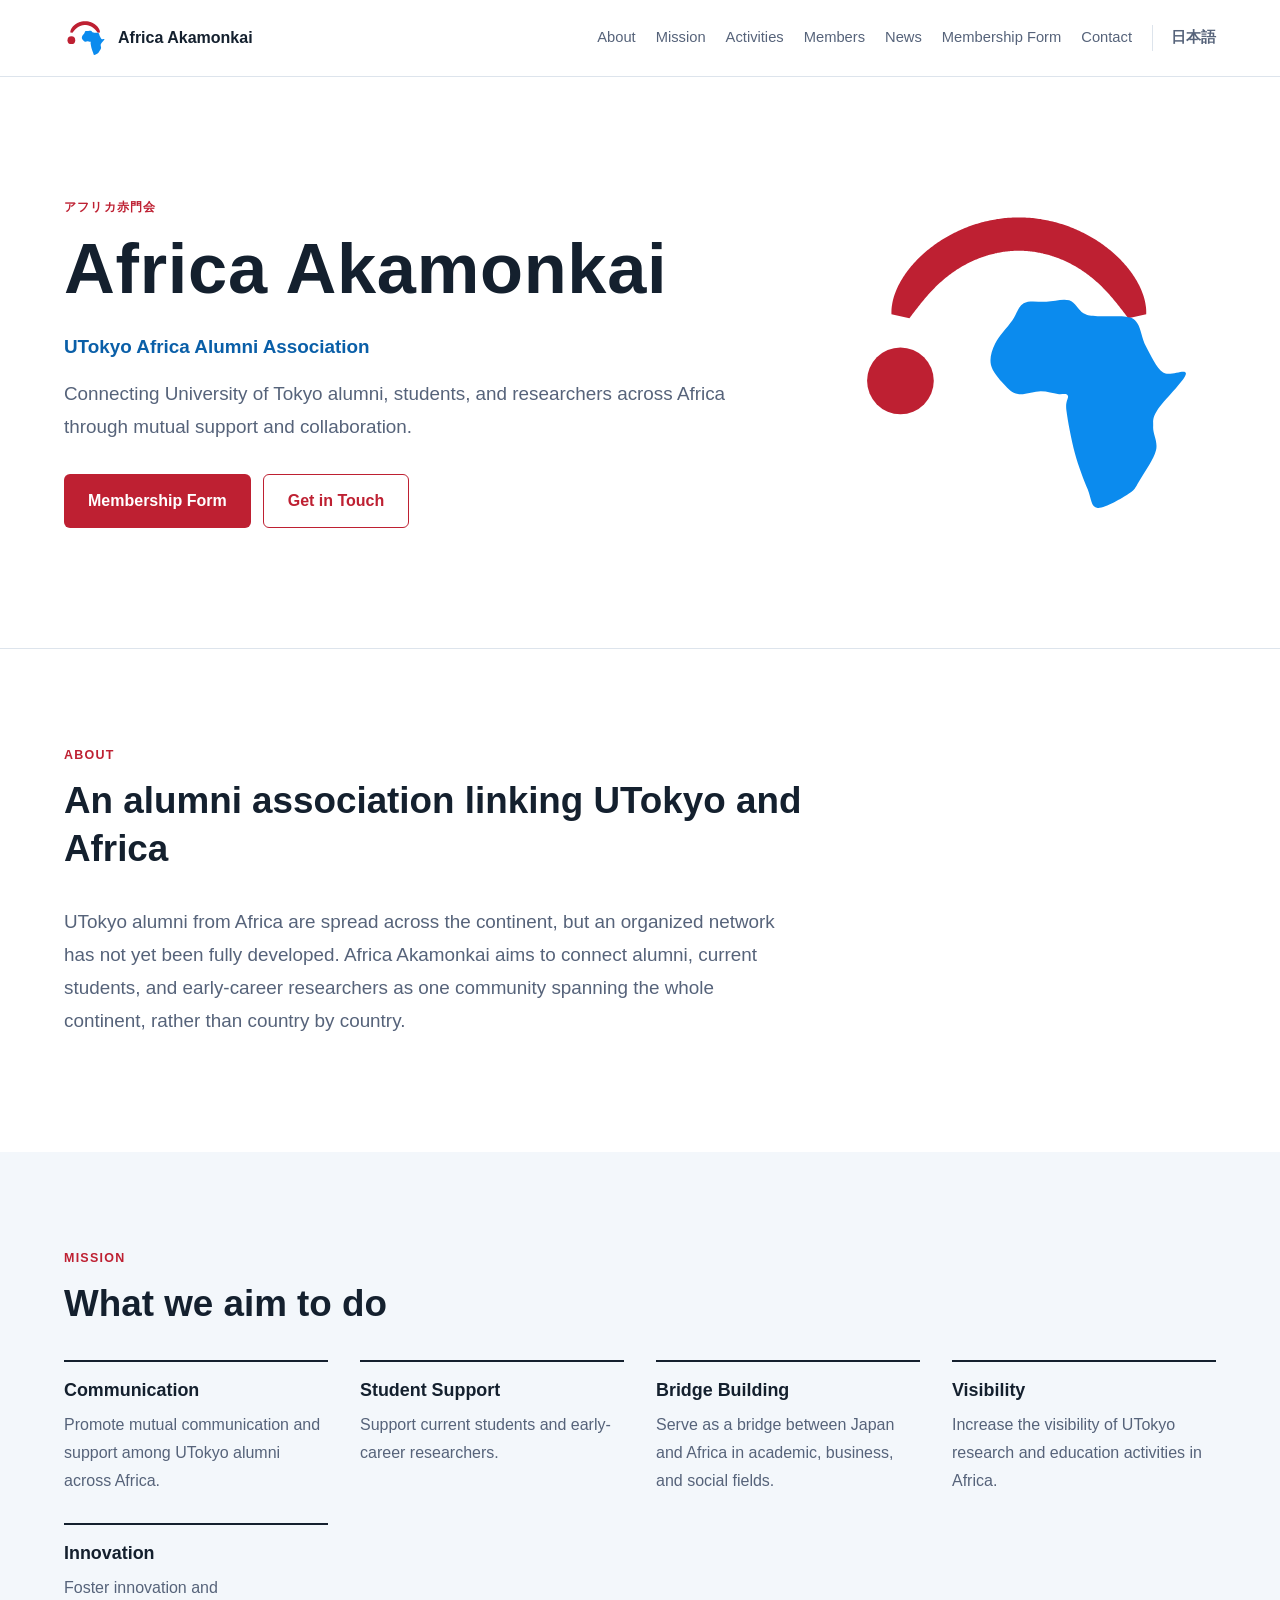
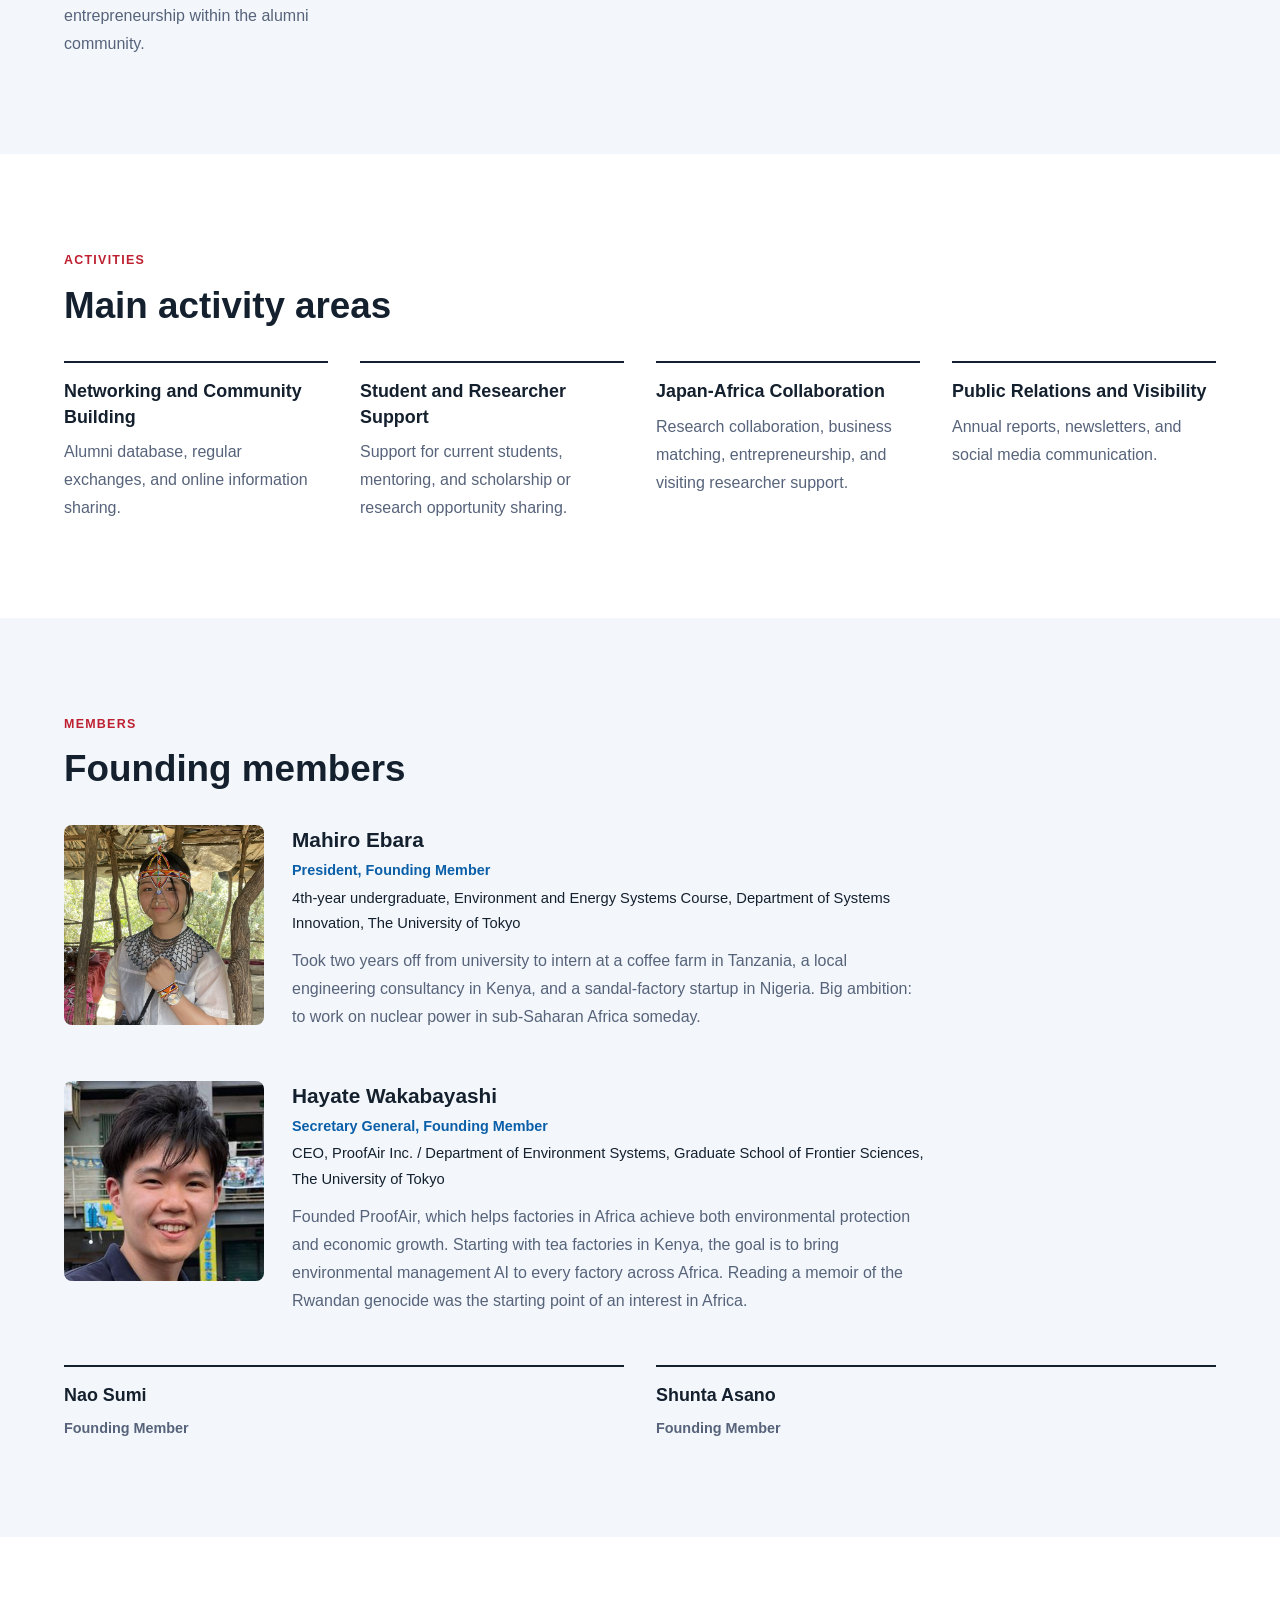
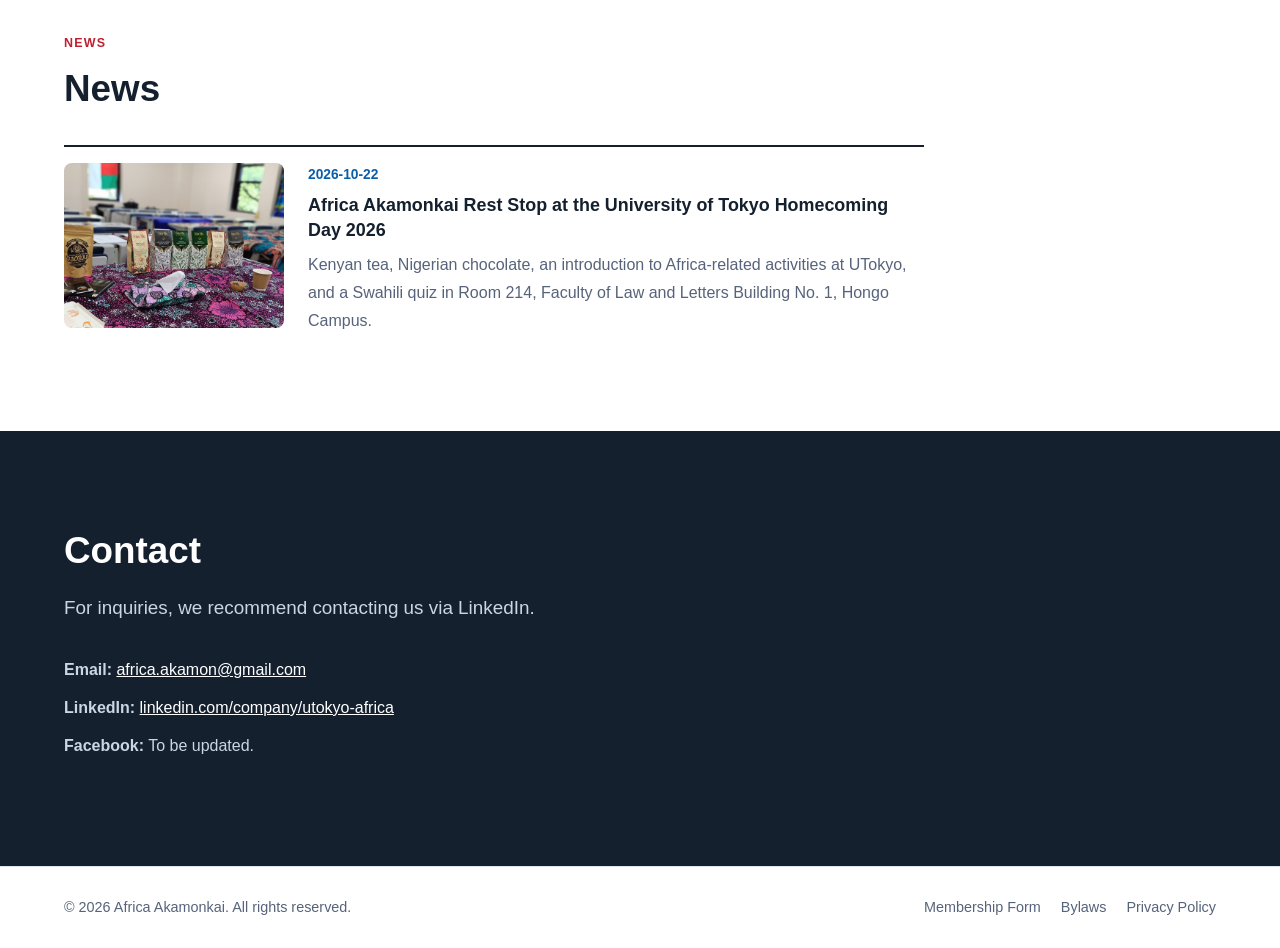
<file: index.html>
<!DOCTYPE html>
<html lang="en">
<head>
  <meta charset="utf-8">
  <meta name="viewport" content="width=device-width, initial-scale=1">
  <meta name="description" content="Africa Akamonkai (UTokyo Africa Alumni Association) connects University of Tokyo alumni, students, and researchers across Africa.">
  <meta property="og:title" content="Africa Akamonkai | UTokyo Africa Alumni Association">
  <meta property="og:description" content="Connecting University of Tokyo alumni, students, and researchers across Africa.">
  <meta property="og:image" content="https://utokyo-africa.github.io/assets/og-image.png">
  <meta property="og:type" content="website">
  <title>Africa Akamonkai | UTokyo Africa Alumni Association</title>
  <link rel="icon" type="image/png" href="assets/favicon.png">
  <link rel="apple-touch-icon" href="assets/og-image.png">
  <link rel="alternate" hreflang="ja" href="ja.html">
  <link rel="stylesheet" href="styles.css">
</head>
<body>
  <header class="site-header">
    <a class="site-logo" href="#top" aria-label="Africa Akamonkai home">
      <img src="assets/logo-mark.svg" alt="" width="44" height="44">
      <span>Africa Akamonkai</span>
    </a>

    <nav class="site-nav" aria-label="Main navigation">
      <a href="#about">About</a>
      <a href="#mission">Mission</a>
      <a href="#activities">Activities</a>
      <a href="#members">Members</a>
      <a href="#news">News</a>
      <a href="join.html">Membership Form</a>
      <a href="#contact">Contact</a>
      <a class="language-link" href="ja.html" lang="ja">日本語</a>
    </nav>
  </header>

  <main id="top">
    <section class="hero section">
      <div class="hero-content">
        <p class="eyebrow" lang="ja">アフリカ赤門会</p>
        <h1>Africa Akamonkai</h1>
        <p class="subtitle">UTokyo Africa Alumni Association</p>
        <p class="hero-text">
          Connecting University of Tokyo alumni, students, and researchers
          across Africa through mutual support and collaboration.
        </p>
        <div class="hero-actions">
          <a class="button" href="join.html">Membership Form</a>
          <a class="button button-outline" href="#contact">Get in Touch</a>
        </div>
      </div>
      <div class="hero-mark">
        <img src="assets/logo-mark.svg" alt="Africa Akamonkai logo: a red arc rising from a red sun and crossing over to the African continent" width="420" height="420">
      </div>
    </section>

    <section class="section" id="about">
      <div class="section-heading">
        <p class="eyebrow">About</p>
        <h2>An alumni association linking UTokyo and Africa</h2>
      </div>
      <p class="lead">
        UTokyo alumni from Africa are spread across the continent, but an
        organized network has not yet been fully developed. Africa Akamonkai
        aims to connect alumni, current students, and early-career researchers
        as one community spanning the whole continent, rather than country by
        country.
      </p>
    </section>

    <section class="section tinted" id="mission">
      <div class="section-heading">
        <p class="eyebrow">Mission</p>
        <h2>What we aim to do</h2>
      </div>
      <div class="card-grid">
        <article class="card">
          <h3>Communication</h3>
          <p>Promote mutual communication and support among UTokyo alumni across Africa.</p>
        </article>
        <article class="card">
          <h3>Student Support</h3>
          <p>Support current students and early-career researchers.</p>
        </article>
        <article class="card">
          <h3>Bridge Building</h3>
          <p>Serve as a bridge between Japan and Africa in academic, business, and social fields.</p>
        </article>
        <article class="card">
          <h3>Visibility</h3>
          <p>Increase the visibility of UTokyo research and education activities in Africa.</p>
        </article>
        <article class="card">
          <h3>Innovation</h3>
          <p>Foster innovation and entrepreneurship within the alumni community.</p>
        </article>
      </div>
    </section>

    <section class="section" id="activities">
      <div class="section-heading">
        <p class="eyebrow">Activities</p>
        <h2>Main activity areas</h2>
      </div>
      <div class="card-grid">
        <article class="card">
          <h3>Networking and Community Building</h3>
          <p>Alumni database, regular exchanges, and online information sharing.</p>
        </article>
        <article class="card">
          <h3>Student and Researcher Support</h3>
          <p>Support for current students, mentoring, and scholarship or research opportunity sharing.</p>
        </article>
        <article class="card">
          <h3>Japan-Africa Collaboration</h3>
          <p>Research collaboration, business matching, entrepreneurship, and visiting researcher support.</p>
        </article>
        <article class="card">
          <h3>Public Relations and Visibility</h3>
          <p>Annual reports, newsletters, and social media communication.</p>
        </article>
      </div>
    </section>

    <section class="section tinted" id="members">
      <div class="section-heading">
        <p class="eyebrow">Members</p>
        <h2>Founding members</h2>
      </div>
      <article class="member-feature">
        <img src="assets/member-ebara.jpg" alt="Mahiro Ebara" width="200" height="200">
        <div>
          <h3>Mahiro Ebara</h3>
          <p class="role">President, Founding Member</p>
          <p class="affiliation">4th-year undergraduate, Environment and Energy Systems Course, Department of Systems Innovation, The University of Tokyo</p>
          <p>Took two years off from university to intern at a coffee farm in Tanzania, a local engineering consultancy in Kenya, and a sandal-factory startup in Nigeria. Big ambition: to work on nuclear power in sub-Saharan Africa someday.</p>
        </div>
      </article>
      <article class="member-feature">
        <img src="assets/member-wakabayashi.jpg" alt="Hayate Wakabayashi" width="200" height="200">
        <div>
          <h3>Hayate Wakabayashi</h3>
          <p class="role">Secretary General, Founding Member</p>
          <p class="affiliation">CEO, ProofAir Inc. / Department of Environment Systems, Graduate School of Frontier Sciences, The University of Tokyo</p>
          <p>Founded ProofAir, which helps factories in Africa achieve both environmental protection and economic growth. Starting with tea factories in Kenya, the goal is to bring environmental management AI to every factory across Africa. Reading a memoir of the Rwandan genocide was the starting point of an interest in Africa.</p>
        </div>
      </article>
      <div class="card-grid">
        <article class="member-card">
          <h3>Nao Sumi</h3>
          <p class="role">Founding Member</p>
        </article>
        <article class="member-card">
          <h3>Shunta Asano</h3>
          <p class="role">Founding Member</p>
        </article>
      </div>
    </section>

    <section class="section" id="news">
      <div class="section-heading">
        <p class="eyebrow">News</p>
        <h2>News</h2>
      </div>
      <div class="news-list">
        <article class="news-item">
          <a class="news-thumb" href="news-2026-10-homecoming.html" tabindex="-1" aria-hidden="true">
            <img src="assets/news/hcd2026-header.jpg" alt="" width="1800" height="900" loading="lazy">
          </a>
          <div>
            <time datetime="2026-10-22">2026-10-22</time>
            <h3><a href="news-2026-10-homecoming.html">Africa Akamonkai Rest Stop at the University of Tokyo Homecoming Day 2026</a></h3>
            <p>Kenyan tea, Nigerian chocolate, an introduction to Africa-related activities at UTokyo, and a Swahili quiz in Room 214, Faculty of Law and Letters Building No. 1, Hongo Campus.</p>
          </div>
        </article>
      </div>
    </section>

    <section class="section contact-section" id="contact">
      <div class="section-heading">
        <h2>Contact</h2>
        <p class="lead">For inquiries, we recommend contacting us via LinkedIn.</p>
      </div>
      <div class="contact-list">
        <p><strong>Email:</strong> <a href="mailto:africa.akamon@gmail.com">africa.akamon@gmail.com</a></p>
        <p><strong>LinkedIn:</strong> <a href="https://www.linkedin.com/company/utokyo-africa/home/" target="_blank" rel="noopener noreferrer">linkedin.com/company/utokyo-africa</a></p>
        <p><strong>Facebook:</strong> To be updated.</p>
      </div>
    </section>
  </main>

  <footer class="site-footer">
    <p>&copy; 2026 Africa Akamonkai. All rights reserved.</p>
    <nav class="footer-links" aria-label="Footer navigation">
      <a href="join.html">Membership Form</a>
      <a href="bylaws.html">Bylaws</a>
      <a href="privacy.html">Privacy Policy</a>
    </nav>
  </footer>
</body>
</html>
</file>
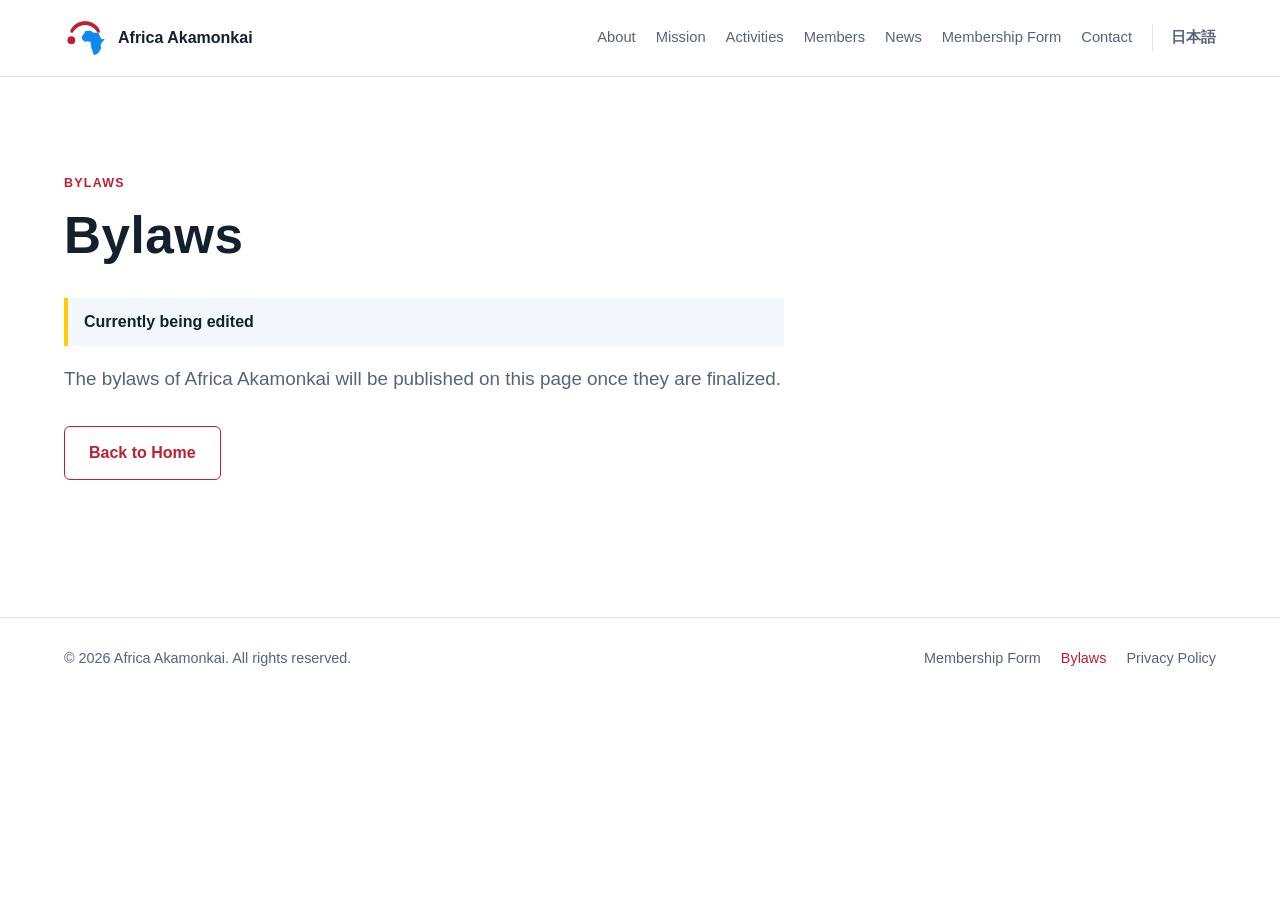
<file: bylaws.html>
<!DOCTYPE html>
<html lang="en">
<head>
  <meta charset="utf-8">
  <meta name="viewport" content="width=device-width, initial-scale=1">
  <meta name="description" content="The bylaws of Africa Akamonkai. This page is currently being edited.">
  <meta property="og:title" content="Bylaws | Africa Akamonkai">
  <meta property="og:description" content="The bylaws of Africa Akamonkai. This page is currently being edited.">
  <meta property="og:image" content="https://utokyo-africa.github.io/assets/og-image.png">
  <meta property="og:type" content="website">
  <title>Bylaws | Africa Akamonkai</title>
  <link rel="icon" type="image/png" href="assets/favicon.png">
  <link rel="apple-touch-icon" href="assets/og-image.png">
  <link rel="alternate" hreflang="ja" href="ja-bylaws.html">
  <link rel="stylesheet" href="styles.css">
</head>
<body>
  <header class="site-header">
    <a class="site-logo" href="index.html" aria-label="Africa Akamonkai home">
      <img src="assets/logo-mark.svg" alt="" width="44" height="44">
      <span>Africa Akamonkai</span>
    </a>

    <nav class="site-nav" aria-label="Main navigation">
      <a href="index.html#about">About</a>
      <a href="index.html#mission">Mission</a>
      <a href="index.html#activities">Activities</a>
      <a href="index.html#members">Members</a>
      <a href="index.html#news">News</a>
      <a href="join.html">Membership Form</a>
      <a href="index.html#contact">Contact</a>
      <a class="language-link" href="ja-bylaws.html" lang="ja">日本語</a>
    </nav>
  </header>

  <main id="top">
    <section class="section page-section">
      <div class="section-heading">
        <p class="eyebrow">Bylaws</p>
        <h1 class="page-title">Bylaws</h1>
      </div>
      <p class="status-note">Currently being edited</p>
      <p class="lead">The bylaws of Africa Akamonkai will be published on this page once they are finalized.</p>
      <a class="button button-outline" href="index.html">Back to Home</a>
    </section>
  </main>

  <footer class="site-footer">
    <p>&copy; 2026 Africa Akamonkai. All rights reserved.</p>
    <nav class="footer-links" aria-label="Footer navigation">
      <a href="join.html">Membership Form</a>
      <a href="bylaws.html" aria-current="page">Bylaws</a>
      <a href="privacy.html">Privacy Policy</a>
    </nav>
  </footer>
</body>
</html>
</file>
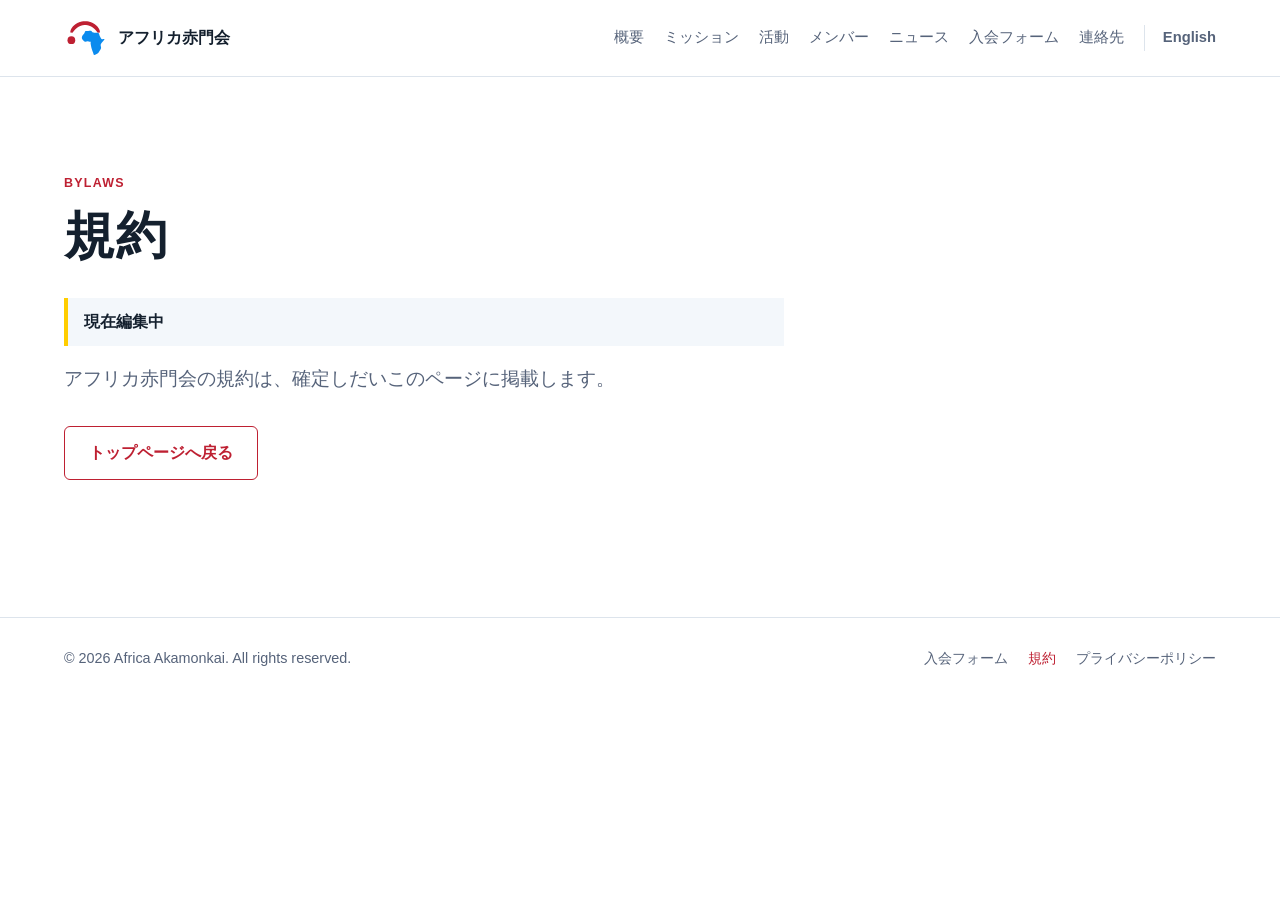
<file: ja-bylaws.html>
<!DOCTYPE html>
<html lang="ja">
<head>
  <meta charset="utf-8">
  <meta name="viewport" content="width=device-width, initial-scale=1">
  <meta name="description" content="アフリカ赤門会の規約です。現在編集中です。">
  <meta property="og:title" content="規約 | アフリカ赤門会">
  <meta property="og:description" content="アフリカ赤門会の規約です。現在編集中です。">
  <meta property="og:image" content="https://utokyo-africa.github.io/assets/og-image.png">
  <meta property="og:type" content="website">
  <title>規約 | アフリカ赤門会</title>
  <link rel="icon" type="image/png" href="assets/favicon.png">
  <link rel="apple-touch-icon" href="assets/og-image.png">
  <link rel="alternate" hreflang="en" href="bylaws.html">
  <link rel="stylesheet" href="styles.css">
</head>
<body>
  <header class="site-header">
    <a class="site-logo" href="ja.html" aria-label="アフリカ赤門会 ホーム">
      <img src="assets/logo-mark.svg" alt="" width="44" height="44">
      <span>アフリカ赤門会</span>
    </a>

    <nav class="site-nav" aria-label="メインナビゲーション">
      <a href="ja.html#about">概要</a>
      <a href="ja.html#mission">ミッション</a>
      <a href="ja.html#activities">活動</a>
      <a href="ja.html#members">メンバー</a>
      <a href="ja.html#news">ニュース</a>
      <a href="ja-join.html">入会フォーム</a>
      <a href="ja.html#contact">連絡先</a>
      <a class="language-link" href="bylaws.html" lang="en">English</a>
    </nav>
  </header>

  <main id="top">
    <section class="section page-section">
      <div class="section-heading">
        <p class="eyebrow">Bylaws</p>
        <h1 class="page-title">規約</h1>
      </div>
      <p class="status-note">現在編集中</p>
      <p class="lead">アフリカ赤門会の規約は、確定しだいこのページに掲載します。</p>
      <a class="button button-outline" href="ja.html">トップページへ戻る</a>
    </section>
  </main>

  <footer class="site-footer">
    <p>&copy; 2026 Africa Akamonkai. All rights reserved.</p>
    <nav class="footer-links" aria-label="フッターナビゲーション">
      <a href="ja-join.html">入会フォーム</a>
      <a href="ja-bylaws.html" aria-current="page">規約</a>
      <a href="ja-privacy.html">プライバシーポリシー</a>
    </nav>
  </footer>
</body>
</html>
</file>
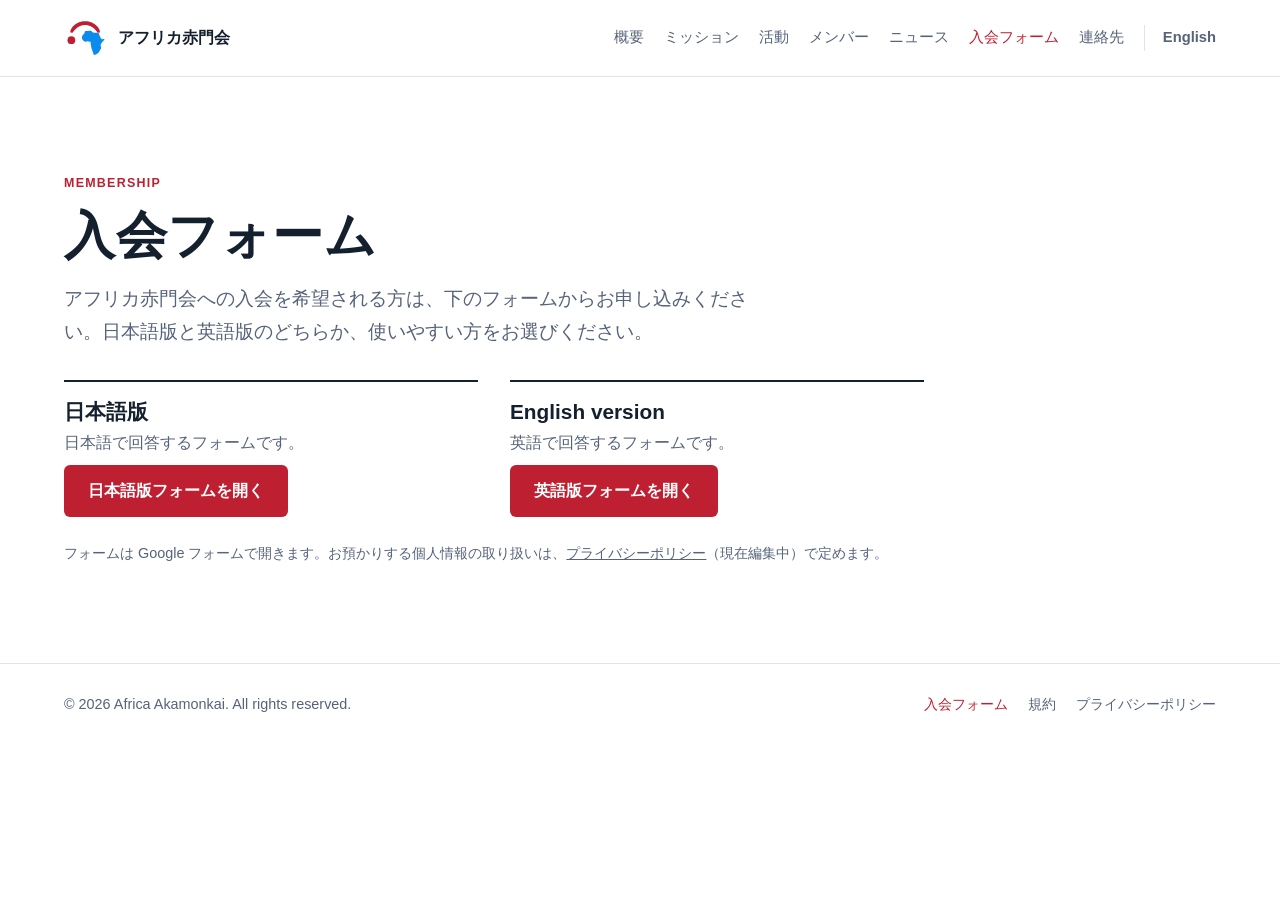
<file: ja-join.html>
<!DOCTYPE html>
<html lang="ja">
<head>
  <meta charset="utf-8">
  <meta name="viewport" content="width=device-width, initial-scale=1">
  <meta name="description" content="アフリカ赤門会（東京大学アフリカ同窓会）の入会フォームです。日本語版と英語版があります。">
  <meta property="og:title" content="入会フォーム | アフリカ赤門会">
  <meta property="og:description" content="アフリカ赤門会（東京大学アフリカ同窓会）の入会フォームです。日本語版と英語版があります。">
  <meta property="og:image" content="https://utokyo-africa.github.io/assets/og-image.png">
  <meta property="og:type" content="website">
  <title>入会フォーム | アフリカ赤門会</title>
  <link rel="icon" type="image/png" href="assets/favicon.png">
  <link rel="apple-touch-icon" href="assets/og-image.png">
  <link rel="alternate" hreflang="en" href="join.html">
  <link rel="stylesheet" href="styles.css">
</head>
<body>
  <header class="site-header">
    <a class="site-logo" href="ja.html" aria-label="アフリカ赤門会 ホーム">
      <img src="assets/logo-mark.svg" alt="" width="44" height="44">
      <span>アフリカ赤門会</span>
    </a>

    <nav class="site-nav" aria-label="メインナビゲーション">
      <a href="ja.html#about">概要</a>
      <a href="ja.html#mission">ミッション</a>
      <a href="ja.html#activities">活動</a>
      <a href="ja.html#members">メンバー</a>
      <a href="ja.html#news">ニュース</a>
      <a href="ja-join.html" aria-current="page">入会フォーム</a>
      <a href="ja.html#contact">連絡先</a>
      <a class="language-link" href="join.html" lang="en">English</a>
    </nav>
  </header>

  <main id="top">
    <section class="section page-section">
      <div class="section-heading">
        <p class="eyebrow">Membership</p>
        <h1 class="page-title">入会フォーム</h1>
        <p class="lead">アフリカ赤門会への入会を希望される方は、下のフォームからお申し込みください。日本語版と英語版のどちらか、使いやすい方をお選びください。</p>
      </div>
      <div class="form-grid">
        <article class="card form-card">
          <h2 class="form-card-title">日本語版</h2>
          <p>日本語で回答するフォームです。</p>
          <a class="button" href="https://forms.gle/FNJ9QE74f2wPtnSDA" target="_blank" rel="noopener noreferrer">日本語版フォームを開く</a>
        </article>
        <article class="card form-card">
          <h2 class="form-card-title" lang="en">English version</h2>
          <p>英語で回答するフォームです。</p>
          <a class="button" href="https://forms.gle/E8S7E8QGr8HVVDkP7" target="_blank" rel="noopener noreferrer">英語版フォームを開く</a>
        </article>
      </div>
      <p class="note">フォームは Google フォームで開きます。お預かりする個人情報の取り扱いは、<a href="ja-privacy.html">プライバシーポリシー</a>（現在編集中）で定めます。</p>
    </section>
  </main>

  <footer class="site-footer">
    <p>&copy; 2026 Africa Akamonkai. All rights reserved.</p>
    <nav class="footer-links" aria-label="フッターナビゲーション">
      <a href="ja-join.html" aria-current="page">入会フォーム</a>
      <a href="ja-bylaws.html">規約</a>
      <a href="ja-privacy.html">プライバシーポリシー</a>
    </nav>
  </footer>
</body>
</html>
</file>
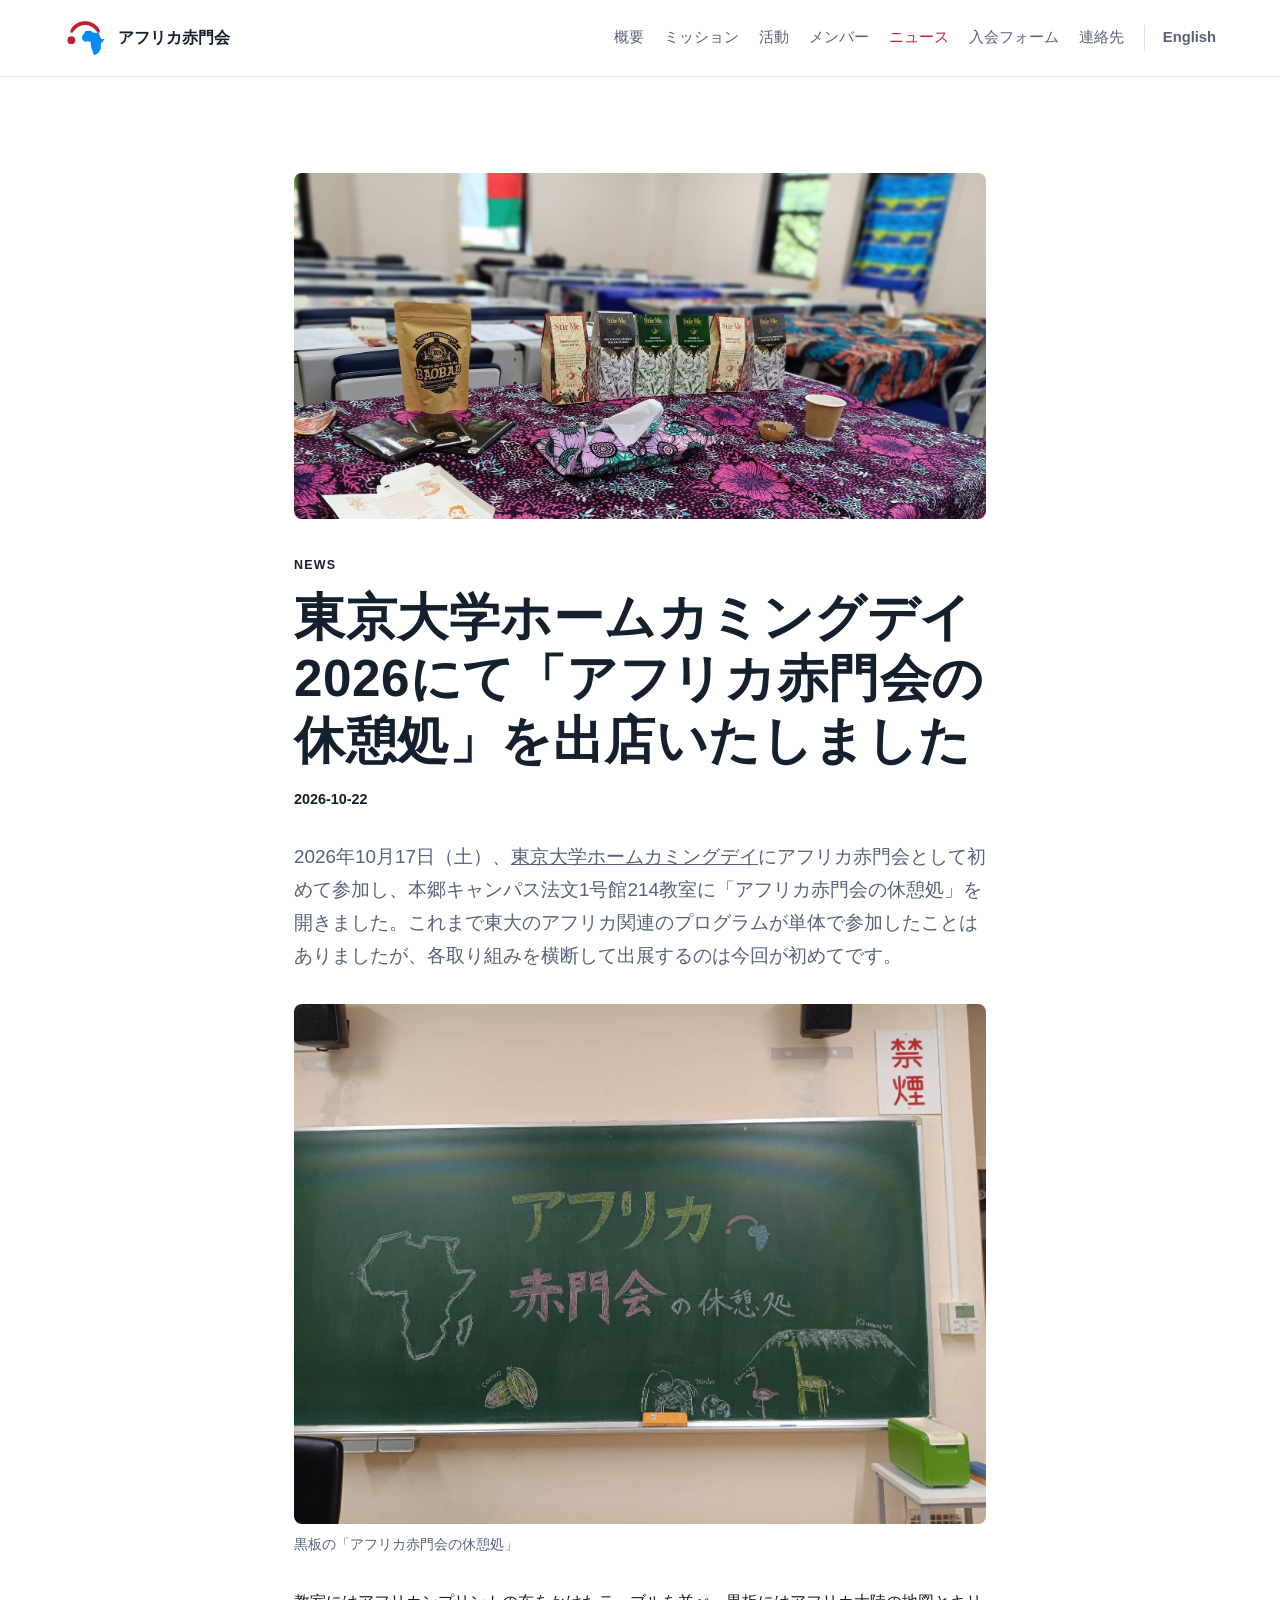
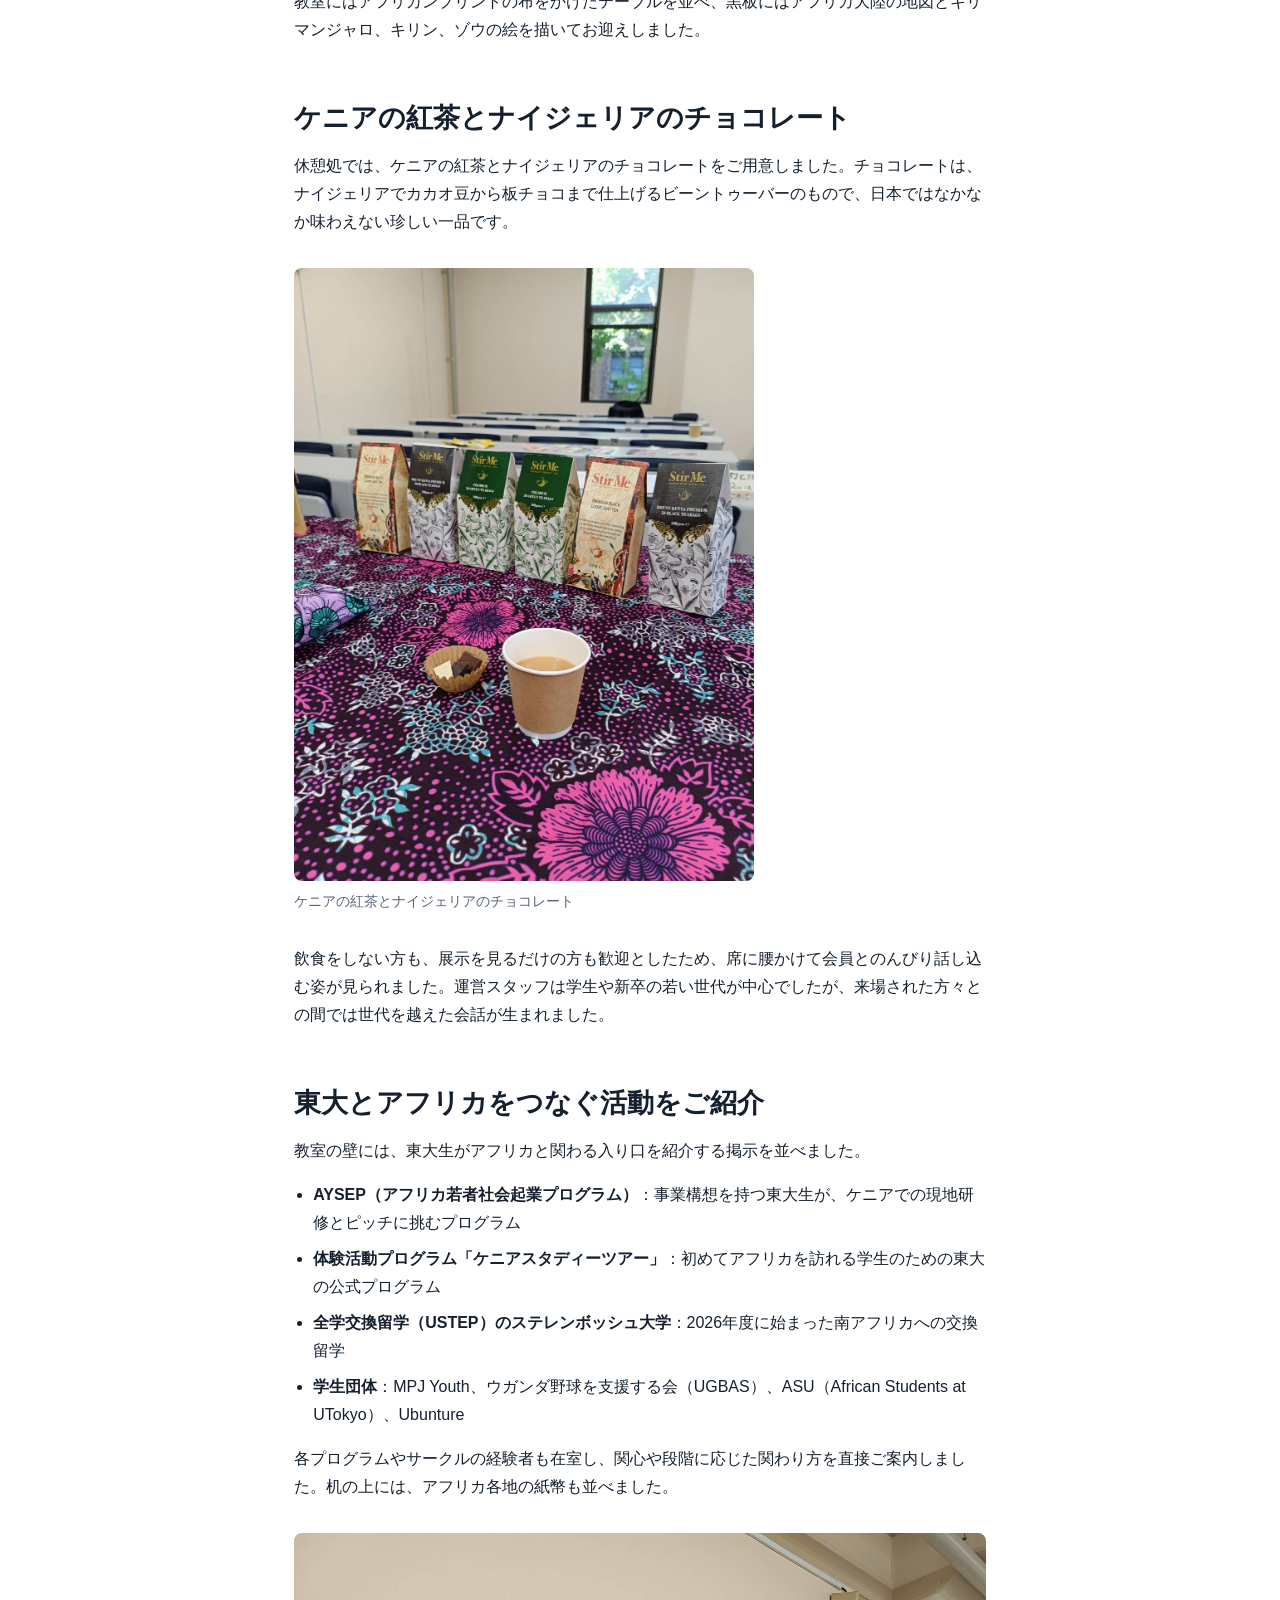
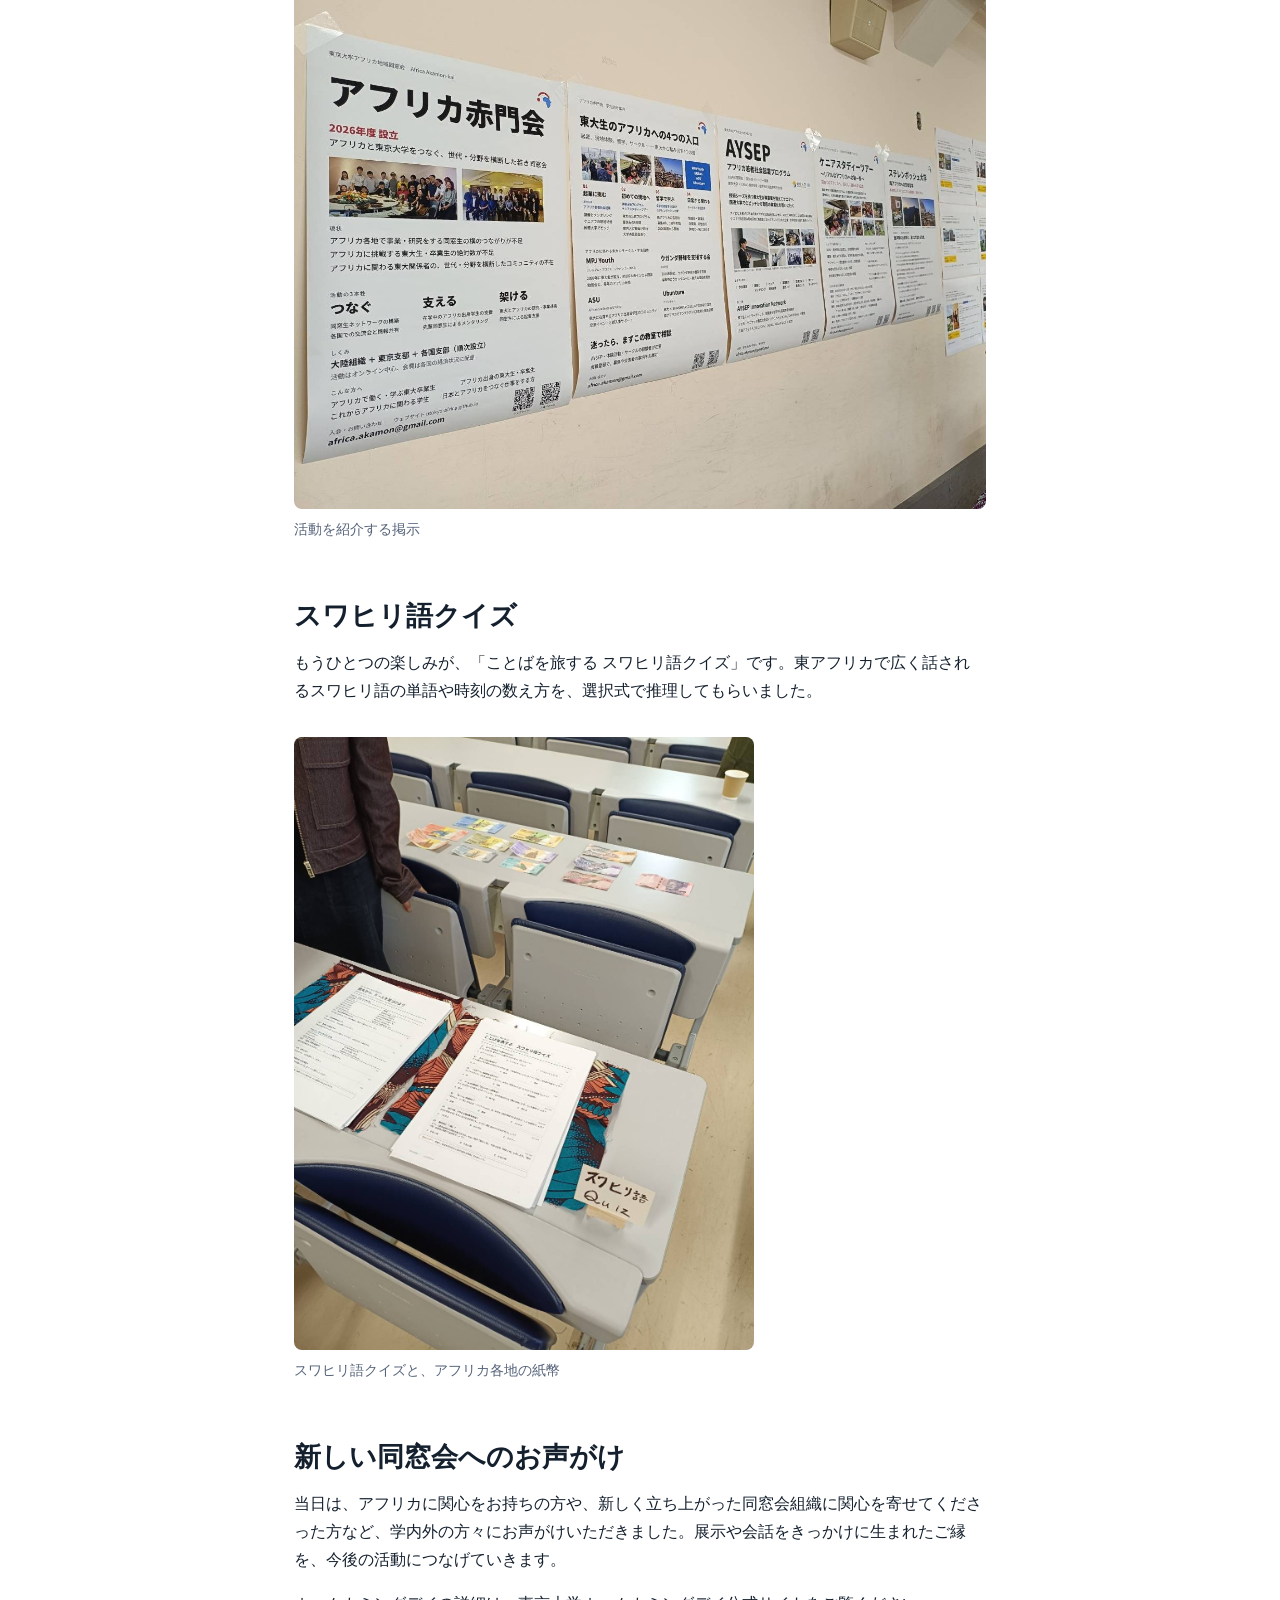
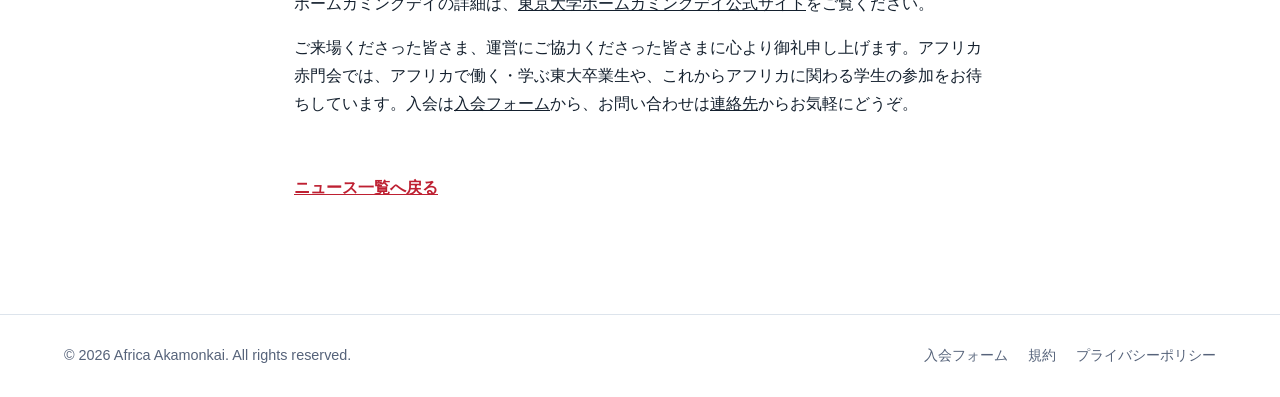
<file: ja-news-2026-10-homecoming.html>
<!DOCTYPE html>
<html lang="ja">
<head>
  <meta charset="utf-8">
  <meta name="viewport" content="width=device-width, initial-scale=1">
  <meta name="description" content="2026年10月17日の東京大学ホームカミングデイで、アフリカ赤門会が本郷キャンパス法文1号館214教室に「アフリカ赤門会の休憩処」を開きました。">
  <meta property="og:title" content="東京大学ホームカミングデイ2026にて「アフリカ赤門会の休憩処」を出店いたしました | アフリカ赤門会">
  <meta property="og:description" content="ケニアの紅茶とナイジェリアのチョコレートを囲み、東大とアフリカをつなぐ活動の紹介やスワヒリ語クイズを楽しんでいただきました。">
  <meta property="og:image" content="https://utokyo-africa.github.io/assets/news/hcd2026-header.jpg">
  <meta property="og:type" content="article">
  <title>東京大学ホームカミングデイ2026にて「アフリカ赤門会の休憩処」を出店いたしました | アフリカ赤門会</title>
  <link rel="icon" type="image/png" href="assets/favicon.png">
  <link rel="apple-touch-icon" href="assets/og-image.png">
  <link rel="alternate" hreflang="en" href="news-2026-10-homecoming.html">
  <link rel="stylesheet" href="styles.css">
</head>
<body>
  <header class="site-header">
    <a class="site-logo" href="ja.html" aria-label="アフリカ赤門会 ホーム">
      <img src="assets/logo-mark.svg" alt="" width="44" height="44">
      <span>アフリカ赤門会</span>
    </a>

    <nav class="site-nav" aria-label="メインナビゲーション">
      <a href="ja.html#about">概要</a>
      <a href="ja.html#mission">ミッション</a>
      <a href="ja.html#activities">活動</a>
      <a href="ja.html#members">メンバー</a>
      <a href="ja.html#news" aria-current="page">ニュース</a>
      <a href="ja-join.html">入会フォーム</a>
      <a href="ja.html#contact">連絡先</a>
      <a class="language-link" href="news-2026-10-homecoming.html" lang="en">English</a>
    </nav>
  </header>

  <main id="top">
    <article class="section page-section article">
      <figure class="article-hero">
        <img src="assets/news/hcd2026-header.jpg" alt="アフリカンプリントの布をかけたテーブルに並ぶケニアの紅茶の箱、チョコレート、バオバブパウダー" width="1800" height="900">
      </figure>
      <header class="article-header">
        <p class="eyebrow">News</p>
        <h1 class="page-title">東京大学ホームカミングデイ2026にて「アフリカ赤門会の休憩処」を出店いたしました</h1>
        <p class="article-meta"><time datetime="2026-10-22">2026-10-22</time></p>
      </header>

      <p class="lead">2026年10月17日（土）、<a href="https://u-tokyo-hcd.com/" target="_blank" rel="noopener noreferrer">東京大学ホームカミングデイ</a>にアフリカ赤門会として初めて参加し、本郷キャンパス法文1号館214教室に「アフリカ赤門会の休憩処」を開きました。これまで東大のアフリカ関連のプログラムが単体で参加したことはありましたが、各取り組みを横断して出展するのは今回が初めてです。</p>

      <figure>
        <img src="assets/news/hcd2026-chalkboard.jpg" alt="黒板にチョークで描いた「アフリカ赤門会の休憩処」の文字と、アフリカ大陸の地図、キリマンジャロ、キリン、ゾウ、フラミンゴ、カカオの絵" width="1477" height="1108">
        <figcaption>黒板の「アフリカ赤門会の休憩処」</figcaption>
      </figure>

      <p>教室にはアフリカンプリントの布をかけたテーブルを並べ、黒板にはアフリカ大陸の地図とキリマンジャロ、キリン、ゾウの絵を描いてお迎えしました。</p>

      <h2>ケニアの紅茶とナイジェリアのチョコレート</h2>
      <p>休憩処では、ケニアの紅茶とナイジェリアのチョコレートをご用意しました。チョコレートは、ナイジェリアでカカオ豆から板チョコまで仕上げるビーントゥーバーのもので、日本ではなかなか味わえない珍しい一品です。</p>

      <figure class="figure-portrait">
        <img src="assets/news/hcd2026-kenyan-tea.jpg" alt="アフリカンプリントの布の上に並ぶケニアの紅茶の箱と、紙コップのミルクティー、小皿のチョコレート" width="1108" height="1477">
        <figcaption>ケニアの紅茶とナイジェリアのチョコレート</figcaption>
      </figure>

      <p>飲食をしない方も、展示を見るだけの方も歓迎としたため、席に腰かけて会員とのんびり話し込む姿が見られました。運営スタッフは学生や新卒の若い世代が中心でしたが、来場された方々との間では世代を越えた会話が生まれました。</p>


      <h2>東大とアフリカをつなぐ活動をご紹介</h2>
      <p>教室の壁には、東大生がアフリカと関わる入り口を紹介する掲示を並べました。</p>
      <ul class="article-list">
        <li><strong>AYSEP（アフリカ若者社会起業プログラム）</strong>：事業構想を持つ東大生が、ケニアでの現地研修とピッチに挑むプログラム</li>
        <li><strong>体験活動プログラム「ケニアスタディーツアー」</strong>：初めてアフリカを訪れる学生のための東大の公式プログラム</li>
        <li><strong>全学交換留学（USTEP）のステレンボッシュ大学</strong>：2026年度に始まった南アフリカへの交換留学</li>
        <li><strong>学生団体</strong>：MPJ Youth、ウガンダ野球を支援する会（UGBAS）、ASU（African Students at UTokyo）、Ubunture</li>
      </ul>
      <p>各プログラムやサークルの経験者も在室し、関心や段階に応じた関わり方を直接ご案内しました。机の上には、アフリカ各地の紙幣も並べました。</p>

      <figure>
        <img src="assets/news/hcd2026-posters.jpg" alt="教室の壁に貼られた、アフリカ赤門会、東大生のアフリカへの4つの入口、AYSEP、ケニアスタディーツアー、ステレンボッシュ大学の掲示" width="1330" height="1108">
        <figcaption>活動を紹介する掲示</figcaption>
      </figure>

      <h2>スワヒリ語クイズ</h2>
      <p>もうひとつの楽しみが、「ことばを旅する スワヒリ語クイズ」です。東アフリカで広く話されるスワヒリ語の単語や時刻の数え方を、選択式で推理してもらいました。</p>

      <figure class="figure-portrait">
        <img src="assets/news/hcd2026-swahili-quiz.jpg" alt="アフリカンプリントの布の上に置かれたスワヒリ語クイズの用紙と手書きの「スワヒリ語Quiz」の札。奥の机にはアフリカ各地の紙幣" width="1108" height="1477">
        <figcaption>スワヒリ語クイズと、アフリカ各地の紙幣</figcaption>
      </figure>

      <h2>新しい同窓会へのお声がけ</h2>
      <p>当日は、アフリカに関心をお持ちの方や、新しく立ち上がった同窓会組織に関心を寄せてくださった方など、学内外の方々にお声がけいただきました。展示や会話をきっかけに生まれたご縁を、今後の活動につなげていきます。</p>
      <p>ホームカミングデイの詳細は、<a href="https://u-tokyo-hcd.com/" target="_blank" rel="noopener noreferrer">東京大学ホームカミングデイ公式サイト</a>をご覧ください。</p>
      <p>ご来場くださった皆さま、運営にご協力くださった皆さまに心より御礼申し上げます。アフリカ赤門会では、アフリカで働く・学ぶ東大卒業生や、これからアフリカに関わる学生の参加をお待ちしています。入会は<a href="ja-join.html">入会フォーム</a>から、お問い合わせは<a href="ja.html#contact">連絡先</a>からお気軽にどうぞ。</p>

      <p class="article-back"><a href="ja.html#news">ニュース一覧へ戻る</a></p>
    </article>
  </main>

  <footer class="site-footer">
    <p>&copy; 2026 Africa Akamonkai. All rights reserved.</p>
    <nav class="footer-links" aria-label="フッターナビゲーション">
      <a href="ja-join.html">入会フォーム</a>
      <a href="ja-bylaws.html">規約</a>
      <a href="ja-privacy.html">プライバシーポリシー</a>
    </nav>
  </footer>
</body>
</html>
</file>
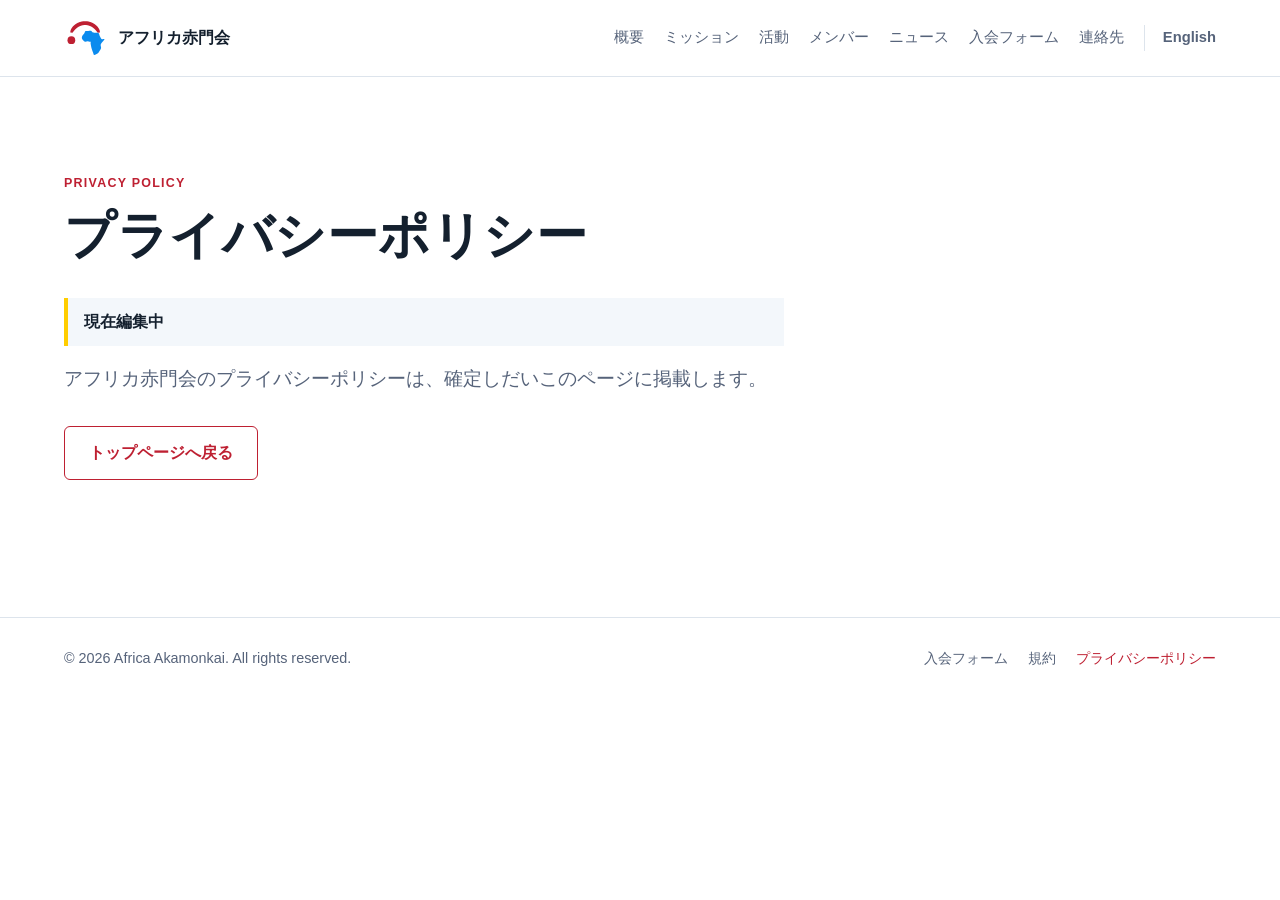
<file: ja-privacy.html>
<!DOCTYPE html>
<html lang="ja">
<head>
  <meta charset="utf-8">
  <meta name="viewport" content="width=device-width, initial-scale=1">
  <meta name="description" content="アフリカ赤門会のプライバシーポリシーです。現在編集中です。">
  <meta property="og:title" content="プライバシーポリシー | アフリカ赤門会">
  <meta property="og:description" content="アフリカ赤門会のプライバシーポリシーです。現在編集中です。">
  <meta property="og:image" content="https://utokyo-africa.github.io/assets/og-image.png">
  <meta property="og:type" content="website">
  <title>プライバシーポリシー | アフリカ赤門会</title>
  <link rel="icon" type="image/png" href="assets/favicon.png">
  <link rel="apple-touch-icon" href="assets/og-image.png">
  <link rel="alternate" hreflang="en" href="privacy.html">
  <link rel="stylesheet" href="styles.css">
</head>
<body>
  <header class="site-header">
    <a class="site-logo" href="ja.html" aria-label="アフリカ赤門会 ホーム">
      <img src="assets/logo-mark.svg" alt="" width="44" height="44">
      <span>アフリカ赤門会</span>
    </a>

    <nav class="site-nav" aria-label="メインナビゲーション">
      <a href="ja.html#about">概要</a>
      <a href="ja.html#mission">ミッション</a>
      <a href="ja.html#activities">活動</a>
      <a href="ja.html#members">メンバー</a>
      <a href="ja.html#news">ニュース</a>
      <a href="ja-join.html">入会フォーム</a>
      <a href="ja.html#contact">連絡先</a>
      <a class="language-link" href="privacy.html" lang="en">English</a>
    </nav>
  </header>

  <main id="top">
    <section class="section page-section">
      <div class="section-heading">
        <p class="eyebrow">Privacy Policy</p>
        <h1 class="page-title">プライバシーポリシー</h1>
      </div>
      <p class="status-note">現在編集中</p>
      <p class="lead">アフリカ赤門会のプライバシーポリシーは、確定しだいこのページに掲載します。</p>
      <a class="button button-outline" href="ja.html">トップページへ戻る</a>
    </section>
  </main>

  <footer class="site-footer">
    <p>&copy; 2026 Africa Akamonkai. All rights reserved.</p>
    <nav class="footer-links" aria-label="フッターナビゲーション">
      <a href="ja-join.html">入会フォーム</a>
      <a href="ja-bylaws.html">規約</a>
      <a href="ja-privacy.html" aria-current="page">プライバシーポリシー</a>
    </nav>
  </footer>
</body>
</html>
</file>
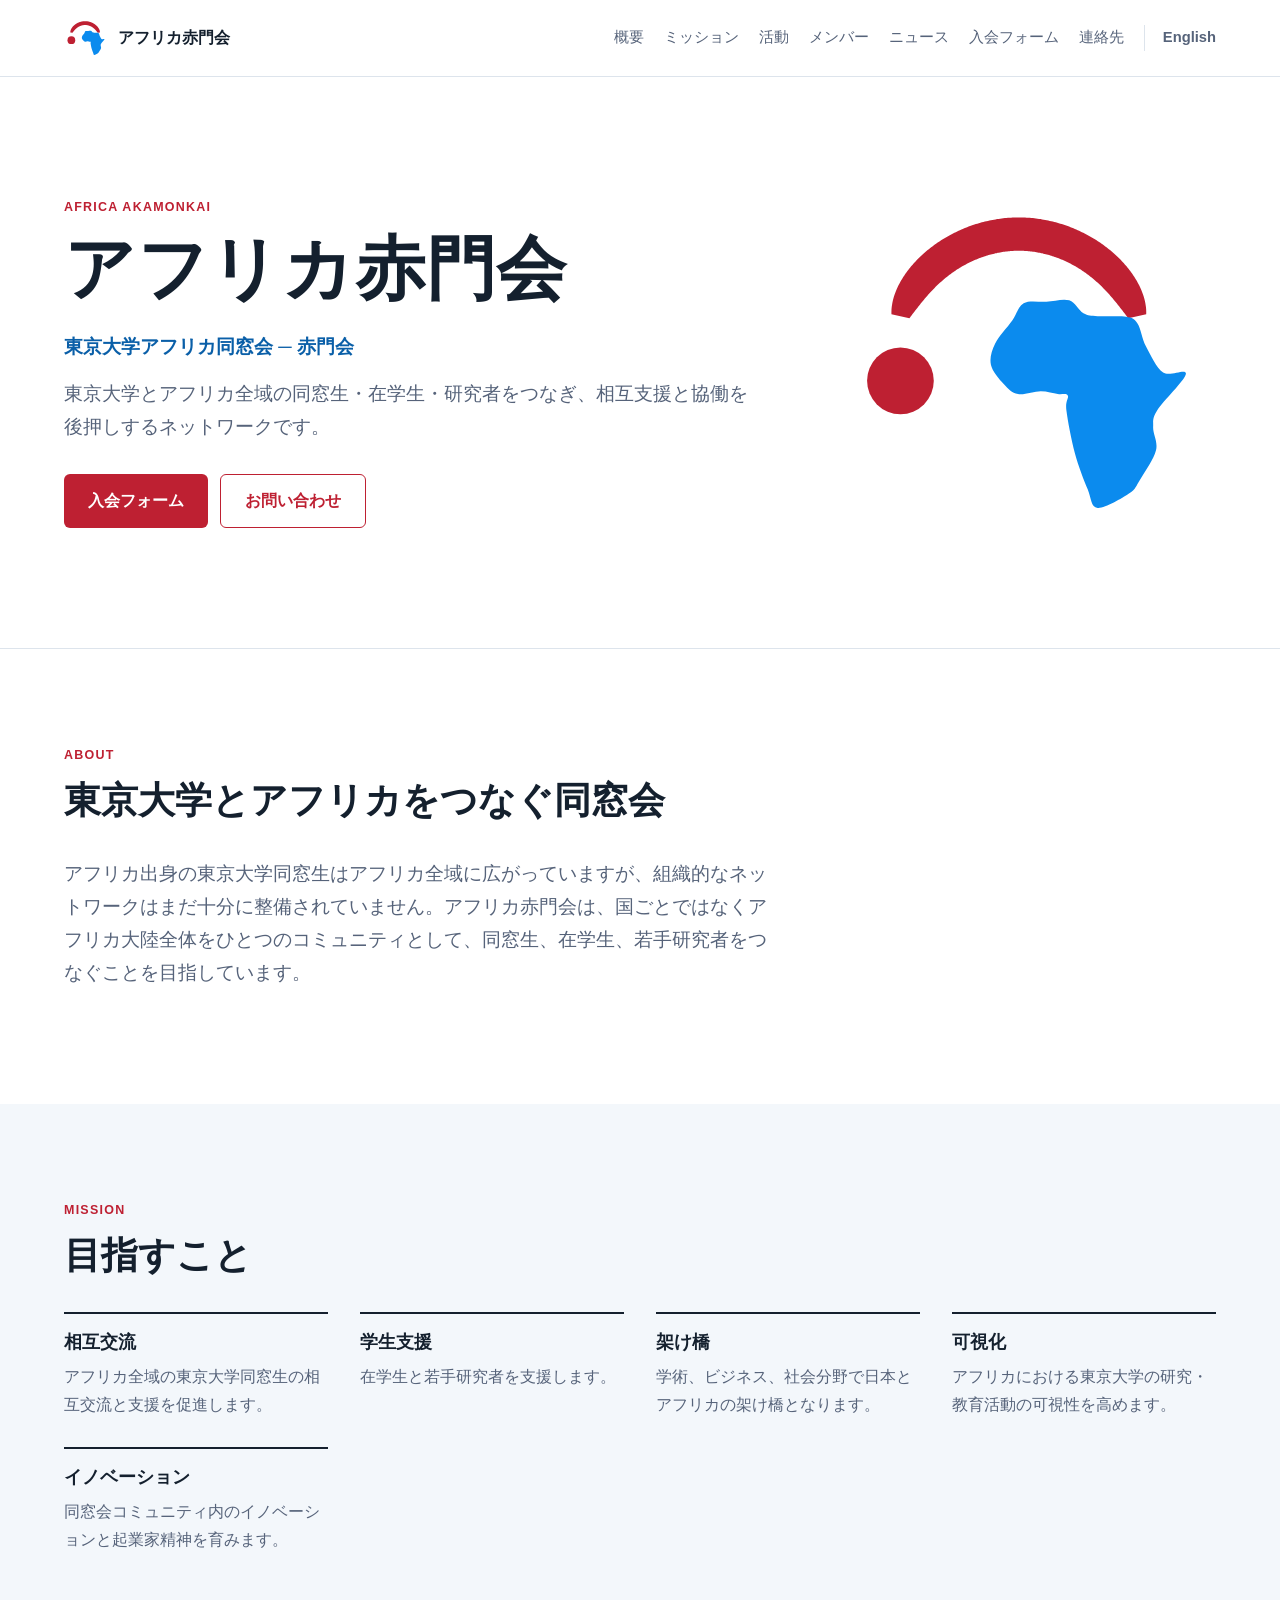
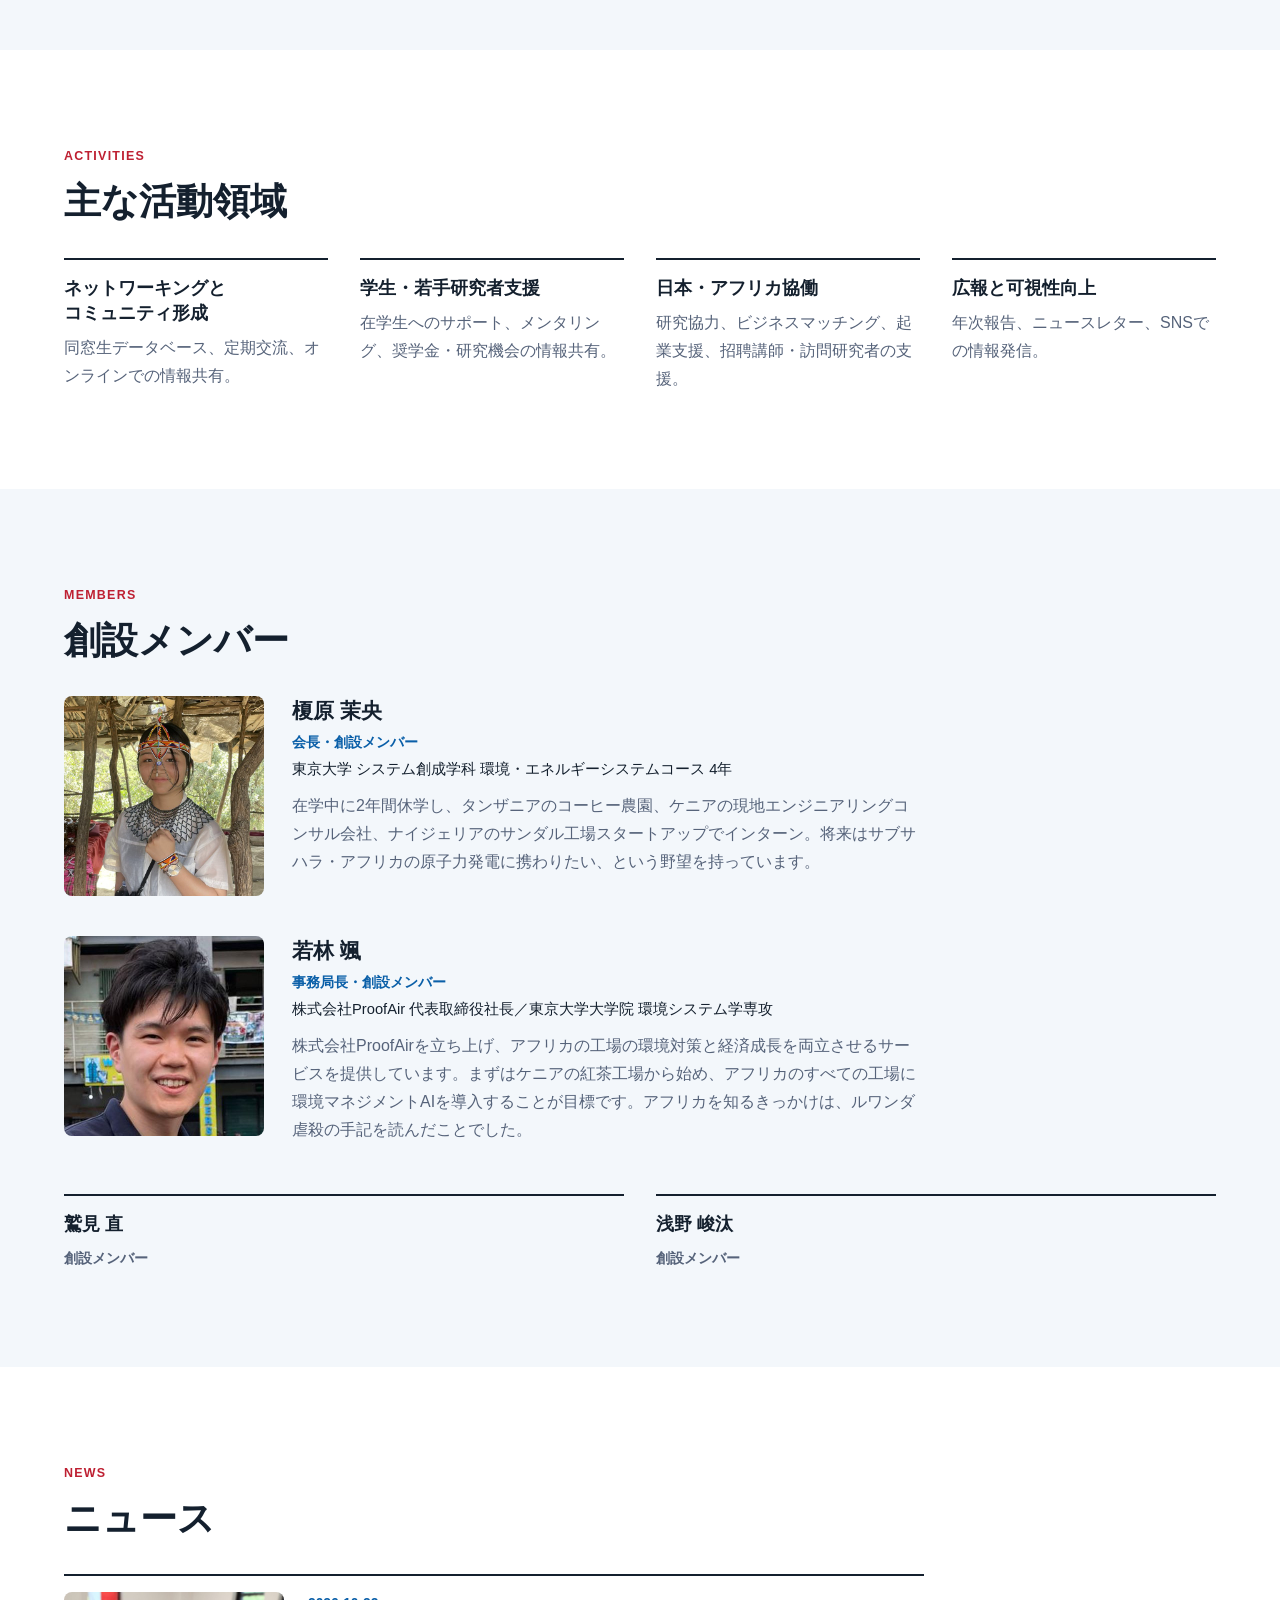
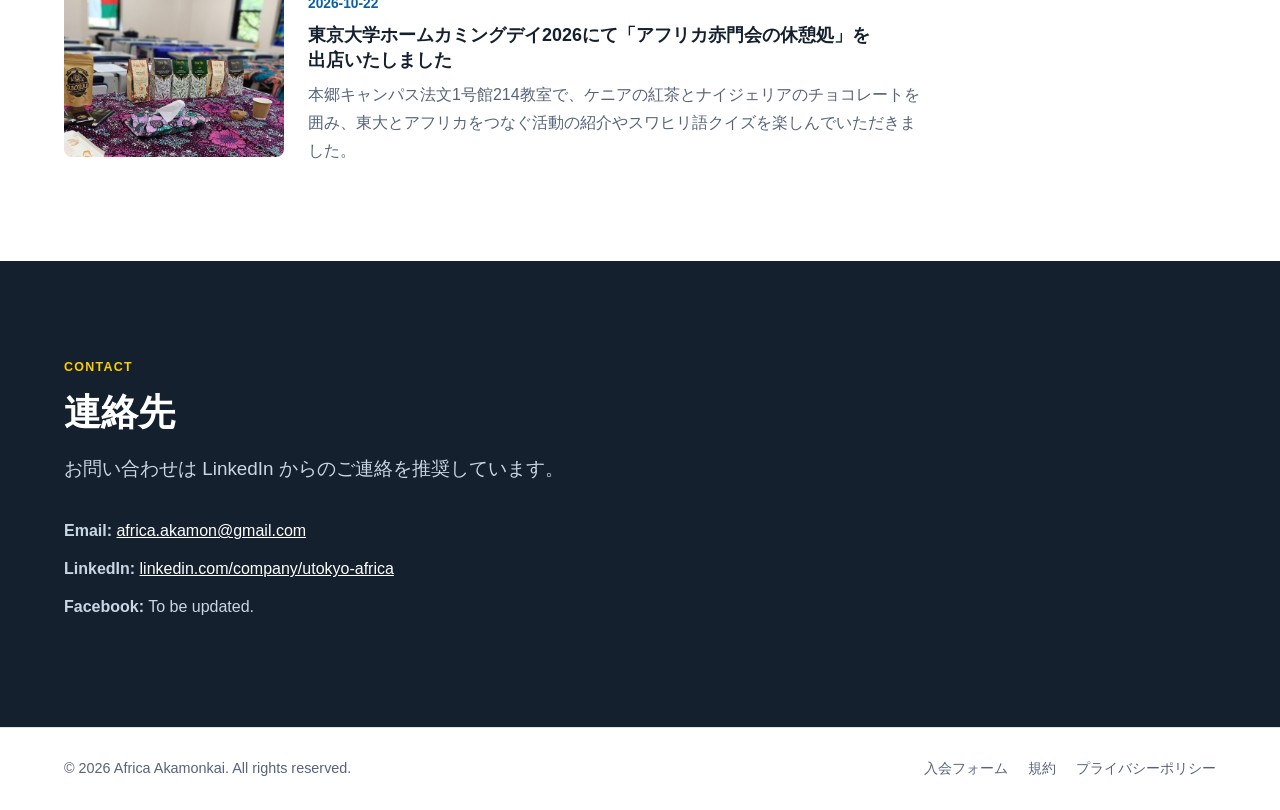
<file: ja.html>
<!DOCTYPE html>
<html lang="ja">
<head>
  <meta charset="utf-8">
  <meta name="viewport" content="width=device-width, initial-scale=1">
  <meta name="description" content="アフリカ赤門会（東京大学アフリカ同窓会 ─ 赤門会）は、東京大学とアフリカ全域の同窓生・在学生・研究者をつなぐネットワークです。">
  <meta property="og:title" content="アフリカ赤門会 | Africa Akamonkai">
  <meta property="og:description" content="東京大学とアフリカ全域の同窓生・在学生・研究者をつなぐネットワーク。">
  <meta property="og:image" content="https://utokyo-africa.github.io/assets/og-image.png">
  <meta property="og:type" content="website">
  <title>アフリカ赤門会 | Africa Akamonkai</title>
  <link rel="icon" type="image/png" href="assets/favicon.png">
  <link rel="apple-touch-icon" href="assets/og-image.png">
  <link rel="alternate" hreflang="en" href="index.html">
  <link rel="stylesheet" href="styles.css">
</head>
<body>
  <header class="site-header">
    <a class="site-logo" href="#top" aria-label="アフリカ赤門会 ホーム">
      <img src="assets/logo-mark.svg" alt="" width="44" height="44">
      <span>アフリカ赤門会</span>
    </a>

    <nav class="site-nav" aria-label="メインナビゲーション">
      <a href="#about">概要</a>
      <a href="#mission">ミッション</a>
      <a href="#activities">活動</a>
      <a href="#members">メンバー</a>
      <a href="#news">ニュース</a>
      <a href="ja-join.html">入会フォーム</a>
      <a href="#contact">連絡先</a>
      <a class="language-link" href="index.html" lang="en">English</a>
    </nav>
  </header>

  <main id="top">
    <section class="hero section">
      <div class="hero-content">
        <p class="eyebrow">Africa Akamonkai</p>
        <h1>アフリカ赤門会</h1>
        <p class="subtitle">東京大学アフリカ同窓会 ─ 赤門会</p>
        <p class="hero-text">
          東京大学とアフリカ全域の同窓生・在学生・研究者をつなぎ、相互支援と協働を後押しするネットワークです。
        </p>
        <div class="hero-actions">
          <a class="button" href="ja-join.html">入会フォーム</a>
          <a class="button button-outline" href="#contact">お問い合わせ</a>
        </div>
      </div>
      <div class="hero-mark">
        <img src="assets/logo-mark.svg" alt="アフリカ赤門会のロゴマーク。日の丸から伸びる赤い弧がアフリカ大陸へ渡る" width="420" height="420">
      </div>
    </section>

    <section class="section" id="about">
      <div class="section-heading">
        <p class="eyebrow">About</p>
        <h2>東京大学とアフリカをつなぐ同窓会</h2>
      </div>
      <p class="lead">
        アフリカ出身の東京大学同窓生はアフリカ全域に広がっていますが、組織的なネットワークはまだ十分に整備されていません。アフリカ赤門会は、国ごとではなくアフリカ大陸全体をひとつのコミュニティとして、同窓生、在学生、若手研究者をつなぐことを目指しています。
      </p>
    </section>

    <section class="section tinted" id="mission">
      <div class="section-heading">
        <p class="eyebrow">Mission</p>
        <h2>目指すこと</h2>
      </div>
      <div class="card-grid">
        <article class="card">
          <h3>相互交流</h3>
          <p>アフリカ全域の東京大学同窓生の相互交流と支援を促進します。</p>
        </article>
        <article class="card">
          <h3>学生支援</h3>
          <p>在学生と若手研究者を支援します。</p>
        </article>
        <article class="card">
          <h3>架け橋</h3>
          <p>学術、ビジネス、社会分野で日本とアフリカの架け橋となります。</p>
        </article>
        <article class="card">
          <h3>可視化</h3>
          <p>アフリカにおける東京大学の研究・教育活動の可視性を高めます。</p>
        </article>
        <article class="card">
          <h3>イノベーション</h3>
          <p>同窓会コミュニティ内のイノベーションと起業家精神を育みます。</p>
        </article>
      </div>
    </section>

    <section class="section" id="activities">
      <div class="section-heading">
        <p class="eyebrow">Activities</p>
        <h2>主な活動領域</h2>
      </div>
      <div class="card-grid">
        <article class="card">
          <h3>ネットワーキングとコミュニティ形成</h3>
          <p>同窓生データベース、定期交流、オンラインでの情報共有。</p>
        </article>
        <article class="card">
          <h3>学生・若手研究者支援</h3>
          <p>在学生へのサポート、メンタリング、奨学金・研究機会の情報共有。</p>
        </article>
        <article class="card">
          <h3>日本・アフリカ協働</h3>
          <p>研究協力、ビジネスマッチング、起業支援、招聘講師・訪問研究者の支援。</p>
        </article>
        <article class="card">
          <h3>広報と可視性向上</h3>
          <p>年次報告、ニュースレター、SNSでの情報発信。</p>
        </article>
      </div>
    </section>

    <section class="section tinted" id="members">
      <div class="section-heading">
        <p class="eyebrow">Members</p>
        <h2>創設メンバー</h2>
      </div>
      <article class="member-feature">
        <img src="assets/member-ebara.jpg" alt="榎原 茉央" width="200" height="200">
        <div>
          <h3>榎原 茉央</h3>
          <p class="role">会長・創設メンバー</p>
          <p class="affiliation">東京大学 システム創成学科 環境・エネルギーシステムコース 4年</p>
          <p>在学中に2年間休学し、タンザニアのコーヒー農園、ケニアの現地エンジニアリングコンサル会社、ナイジェリアのサンダル工場スタートアップでインターン。将来はサブサハラ・アフリカの原子力発電に携わりたい、という野望を持っています。</p>
        </div>
      </article>
      <article class="member-feature">
        <img src="assets/member-wakabayashi.jpg" alt="若林 颯" width="200" height="200">
        <div>
          <h3>若林 颯</h3>
          <p class="role">事務局長・創設メンバー</p>
          <p class="affiliation">株式会社ProofAir 代表取締役社長／東京大学大学院 環境システム学専攻</p>
          <p>株式会社ProofAirを立ち上げ、アフリカの工場の環境対策と経済成長を両立させるサービスを提供しています。まずはケニアの紅茶工場から始め、アフリカのすべての工場に環境マネジメントAIを導入することが目標です。アフリカを知るきっかけは、ルワンダ虐殺の手記を読んだことでした。</p>
        </div>
      </article>
      <div class="card-grid">
        <article class="member-card">
          <h3>鷲見 直</h3>
          <p class="role">創設メンバー</p>
        </article>
        <article class="member-card">
          <h3>浅野 峻汰</h3>
          <p class="role">創設メンバー</p>
        </article>
      </div>
    </section>

    <section class="section" id="news">
      <div class="section-heading">
        <p class="eyebrow">News</p>
        <h2>ニュース</h2>
      </div>
      <div class="news-list">
        <article class="news-item">
          <a class="news-thumb" href="ja-news-2026-10-homecoming.html" tabindex="-1" aria-hidden="true">
            <img src="assets/news/hcd2026-header.jpg" alt="" width="1800" height="900" loading="lazy">
          </a>
          <div>
            <time datetime="2026-10-22">2026-10-22</time>
            <h3><a href="ja-news-2026-10-homecoming.html">東京大学ホームカミングデイ2026にて「アフリカ赤門会の休憩処」を出店いたしました</a></h3>
            <p>本郷キャンパス法文1号館214教室で、ケニアの紅茶とナイジェリアのチョコレートを囲み、東大とアフリカをつなぐ活動の紹介やスワヒリ語クイズを楽しんでいただきました。</p>
          </div>
        </article>
      </div>
    </section>

    <section class="section contact-section" id="contact">
      <div class="section-heading">
        <p class="eyebrow">Contact</p>
        <h2>連絡先</h2>
        <p class="lead">お問い合わせは LinkedIn からのご連絡を推奨しています。</p>
      </div>
      <div class="contact-list">
        <p><strong>Email:</strong> <a href="mailto:africa.akamon@gmail.com">africa.akamon@gmail.com</a></p>
        <p><strong>LinkedIn:</strong> <a href="https://www.linkedin.com/company/utokyo-africa/home/" target="_blank" rel="noopener noreferrer">linkedin.com/company/utokyo-africa</a></p>
        <p><strong>Facebook:</strong> To be updated.</p>
      </div>
    </section>
  </main>

  <footer class="site-footer">
    <p>&copy; 2026 Africa Akamonkai. All rights reserved.</p>
    <nav class="footer-links" aria-label="フッターナビゲーション">
      <a href="ja-join.html">入会フォーム</a>
      <a href="ja-bylaws.html">規約</a>
      <a href="ja-privacy.html">プライバシーポリシー</a>
    </nav>
  </footer>
</body>
</html>
</file>
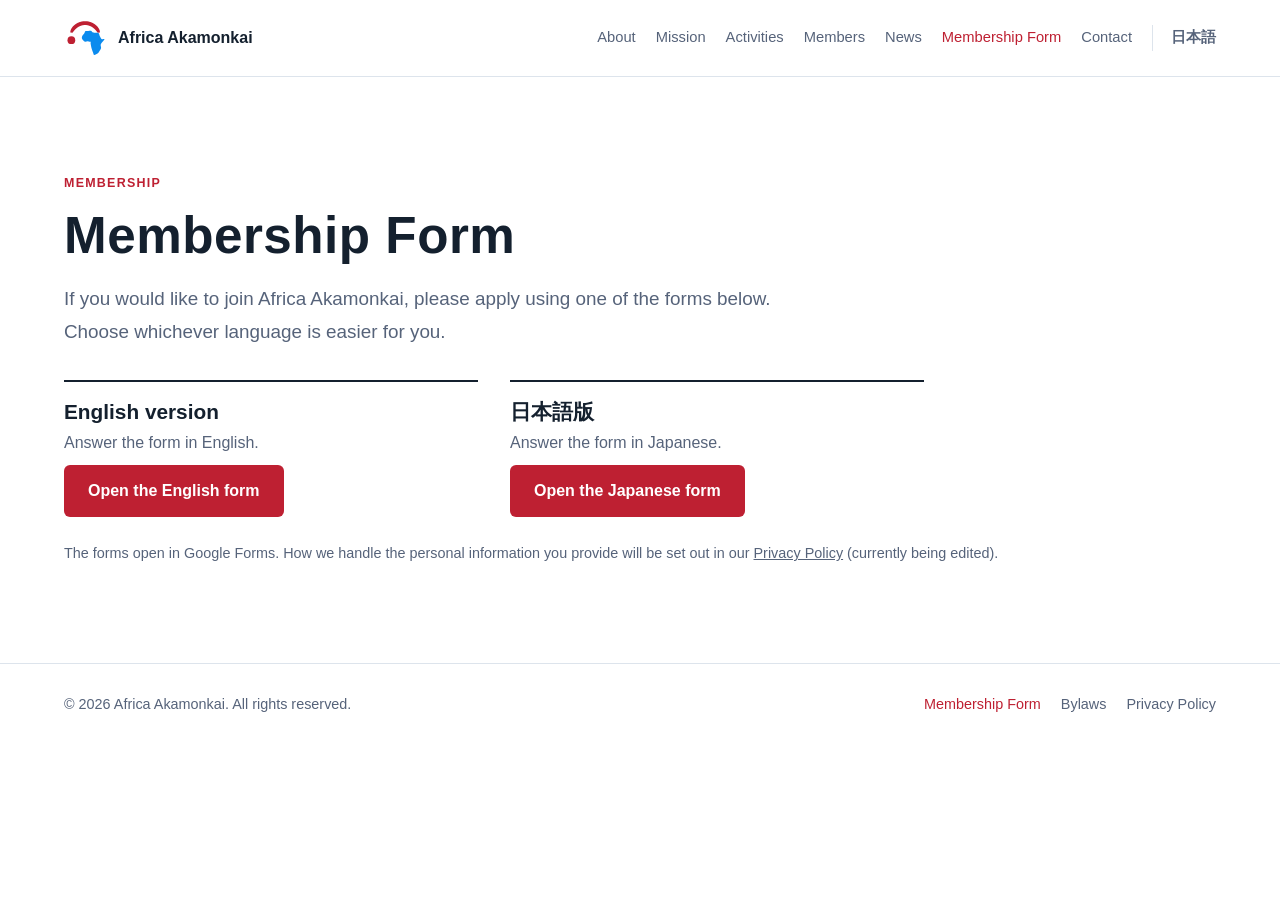
<file: join.html>
<!DOCTYPE html>
<html lang="en">
<head>
  <meta charset="utf-8">
  <meta name="viewport" content="width=device-width, initial-scale=1">
  <meta name="description" content="Apply to join Africa Akamonkai (UTokyo Africa Alumni Association) using the English or Japanese membership form.">
  <meta property="og:title" content="Membership Form | Africa Akamonkai">
  <meta property="og:description" content="Apply to join Africa Akamonkai (UTokyo Africa Alumni Association) using the English or Japanese membership form.">
  <meta property="og:image" content="https://utokyo-africa.github.io/assets/og-image.png">
  <meta property="og:type" content="website">
  <title>Membership Form | Africa Akamonkai</title>
  <link rel="icon" type="image/png" href="assets/favicon.png">
  <link rel="apple-touch-icon" href="assets/og-image.png">
  <link rel="alternate" hreflang="ja" href="ja-join.html">
  <link rel="stylesheet" href="styles.css">
</head>
<body>
  <header class="site-header">
    <a class="site-logo" href="index.html" aria-label="Africa Akamonkai home">
      <img src="assets/logo-mark.svg" alt="" width="44" height="44">
      <span>Africa Akamonkai</span>
    </a>

    <nav class="site-nav" aria-label="Main navigation">
      <a href="index.html#about">About</a>
      <a href="index.html#mission">Mission</a>
      <a href="index.html#activities">Activities</a>
      <a href="index.html#members">Members</a>
      <a href="index.html#news">News</a>
      <a href="join.html" aria-current="page">Membership Form</a>
      <a href="index.html#contact">Contact</a>
      <a class="language-link" href="ja-join.html" lang="ja">日本語</a>
    </nav>
  </header>

  <main id="top">
    <section class="section page-section">
      <div class="section-heading">
        <p class="eyebrow">Membership</p>
        <h1 class="page-title">Membership Form</h1>
        <p class="lead">If you would like to join Africa Akamonkai, please apply using one of the forms below. Choose whichever language is easier for you.</p>
      </div>
      <div class="form-grid">
        <article class="card form-card">
          <h2 class="form-card-title">English version</h2>
          <p>Answer the form in English.</p>
          <a class="button" href="https://forms.gle/E8S7E8QGr8HVVDkP7" target="_blank" rel="noopener noreferrer">Open the English form</a>
        </article>
        <article class="card form-card">
          <h2 class="form-card-title" lang="ja">日本語版</h2>
          <p>Answer the form in Japanese.</p>
          <a class="button" href="https://forms.gle/FNJ9QE74f2wPtnSDA" target="_blank" rel="noopener noreferrer">Open the Japanese form</a>
        </article>
      </div>
      <p class="note">The forms open in Google Forms. How we handle the personal information you provide will be set out in our <a href="privacy.html">Privacy Policy</a> (currently being edited).</p>
    </section>
  </main>

  <footer class="site-footer">
    <p>&copy; 2026 Africa Akamonkai. All rights reserved.</p>
    <nav class="footer-links" aria-label="Footer navigation">
      <a href="join.html" aria-current="page">Membership Form</a>
      <a href="bylaws.html">Bylaws</a>
      <a href="privacy.html">Privacy Policy</a>
    </nav>
  </footer>
</body>
</html>
</file>
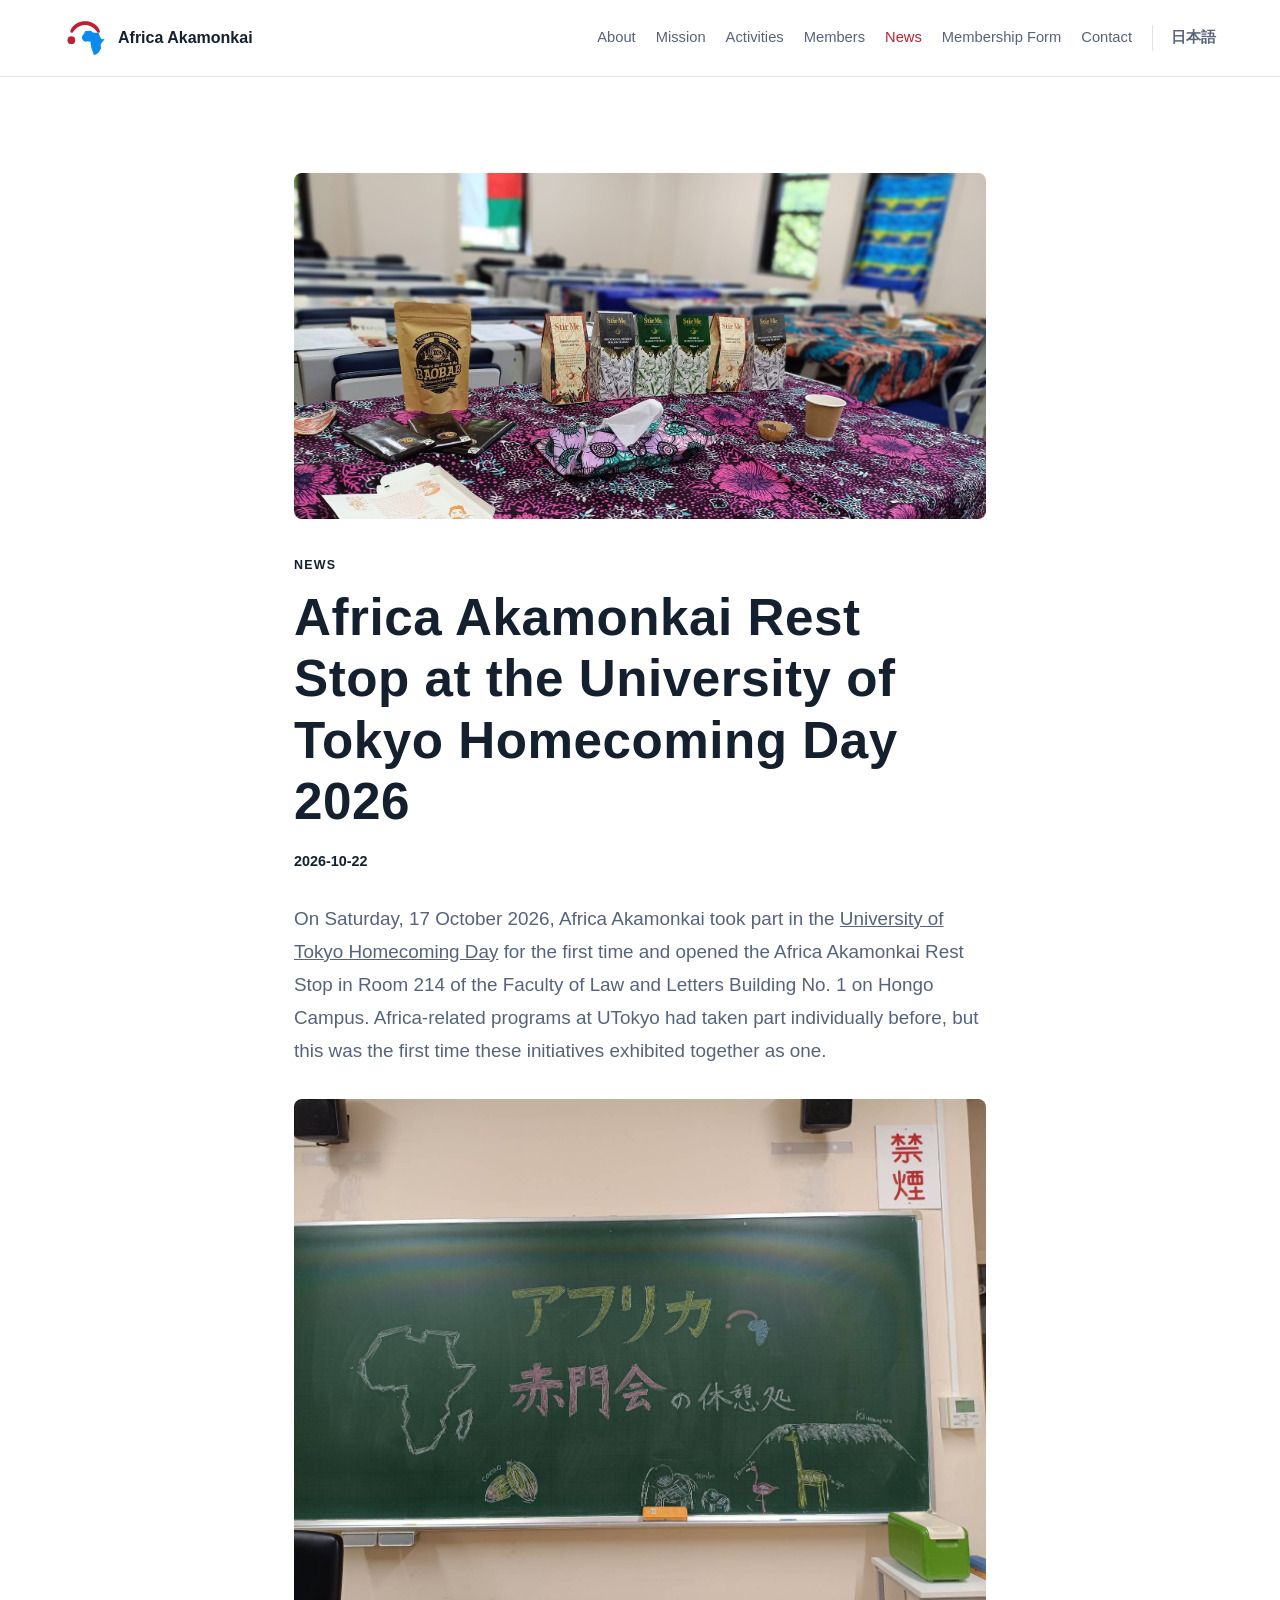
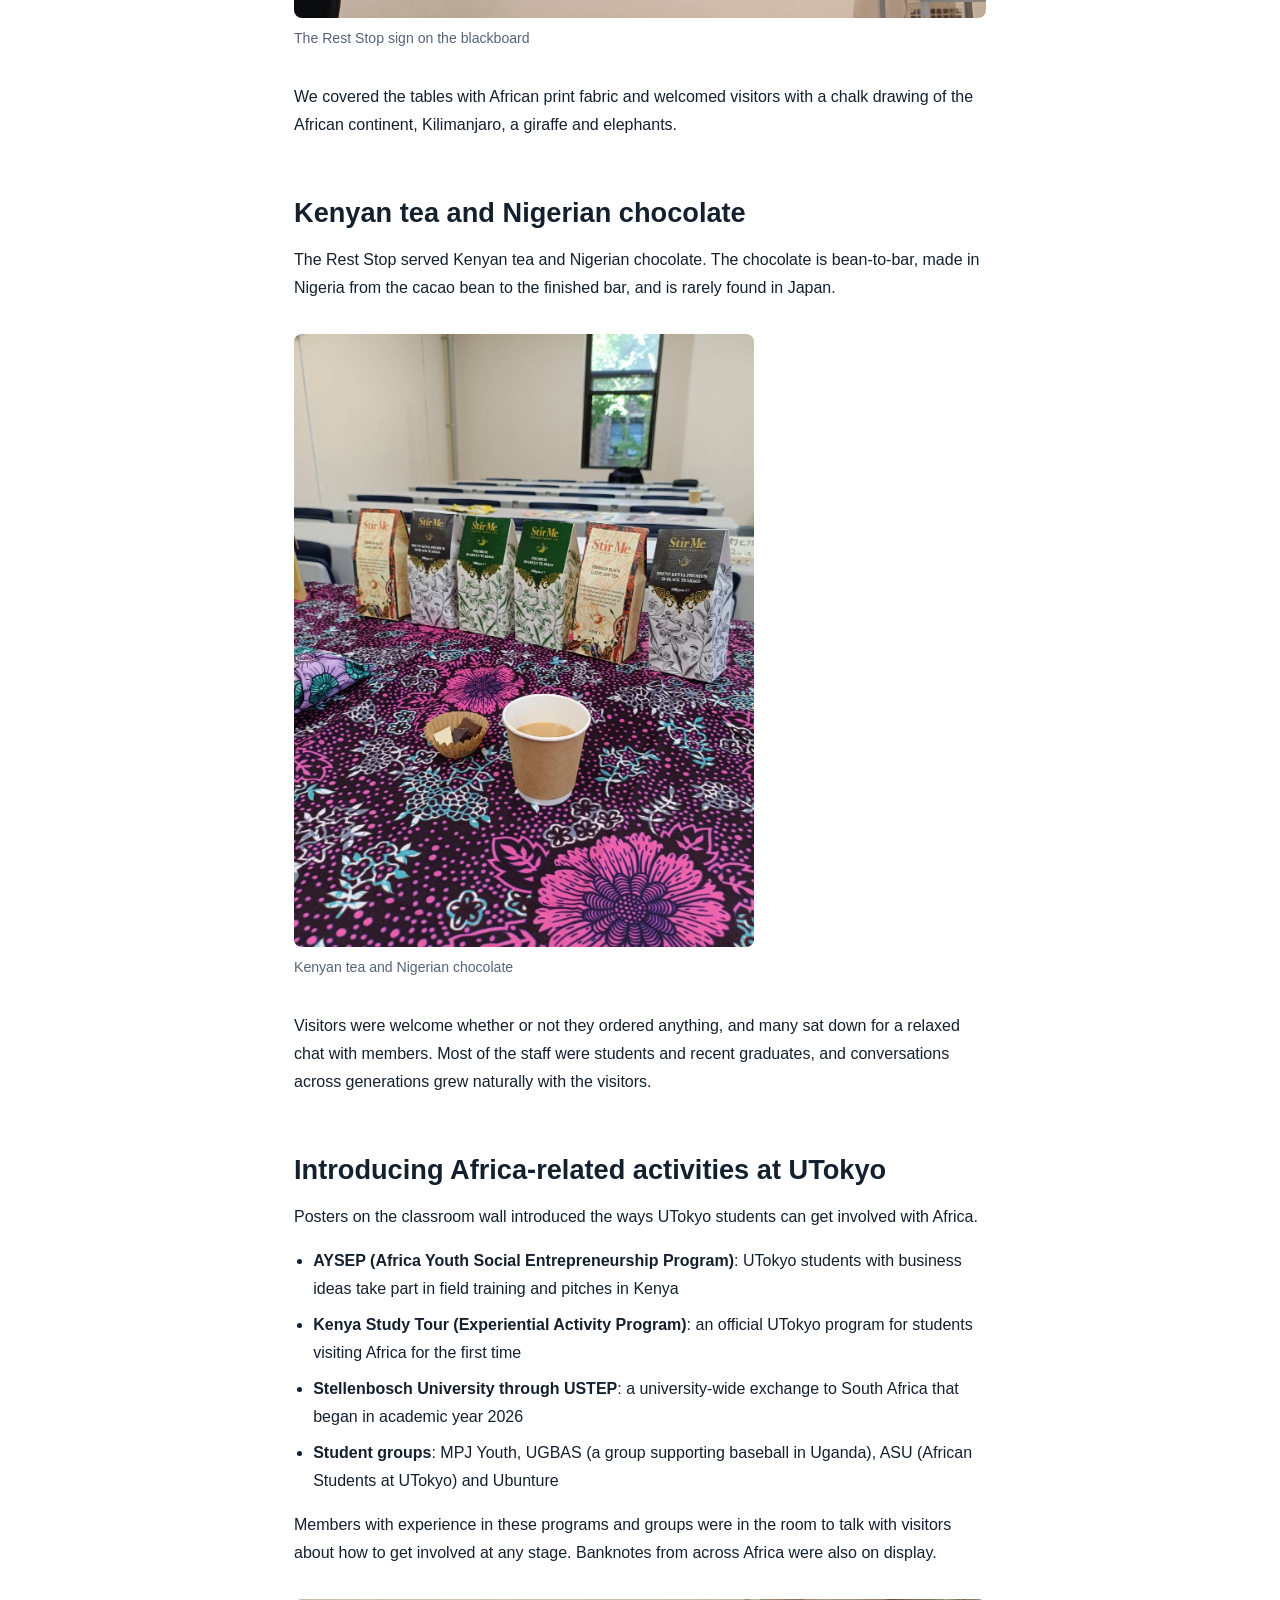
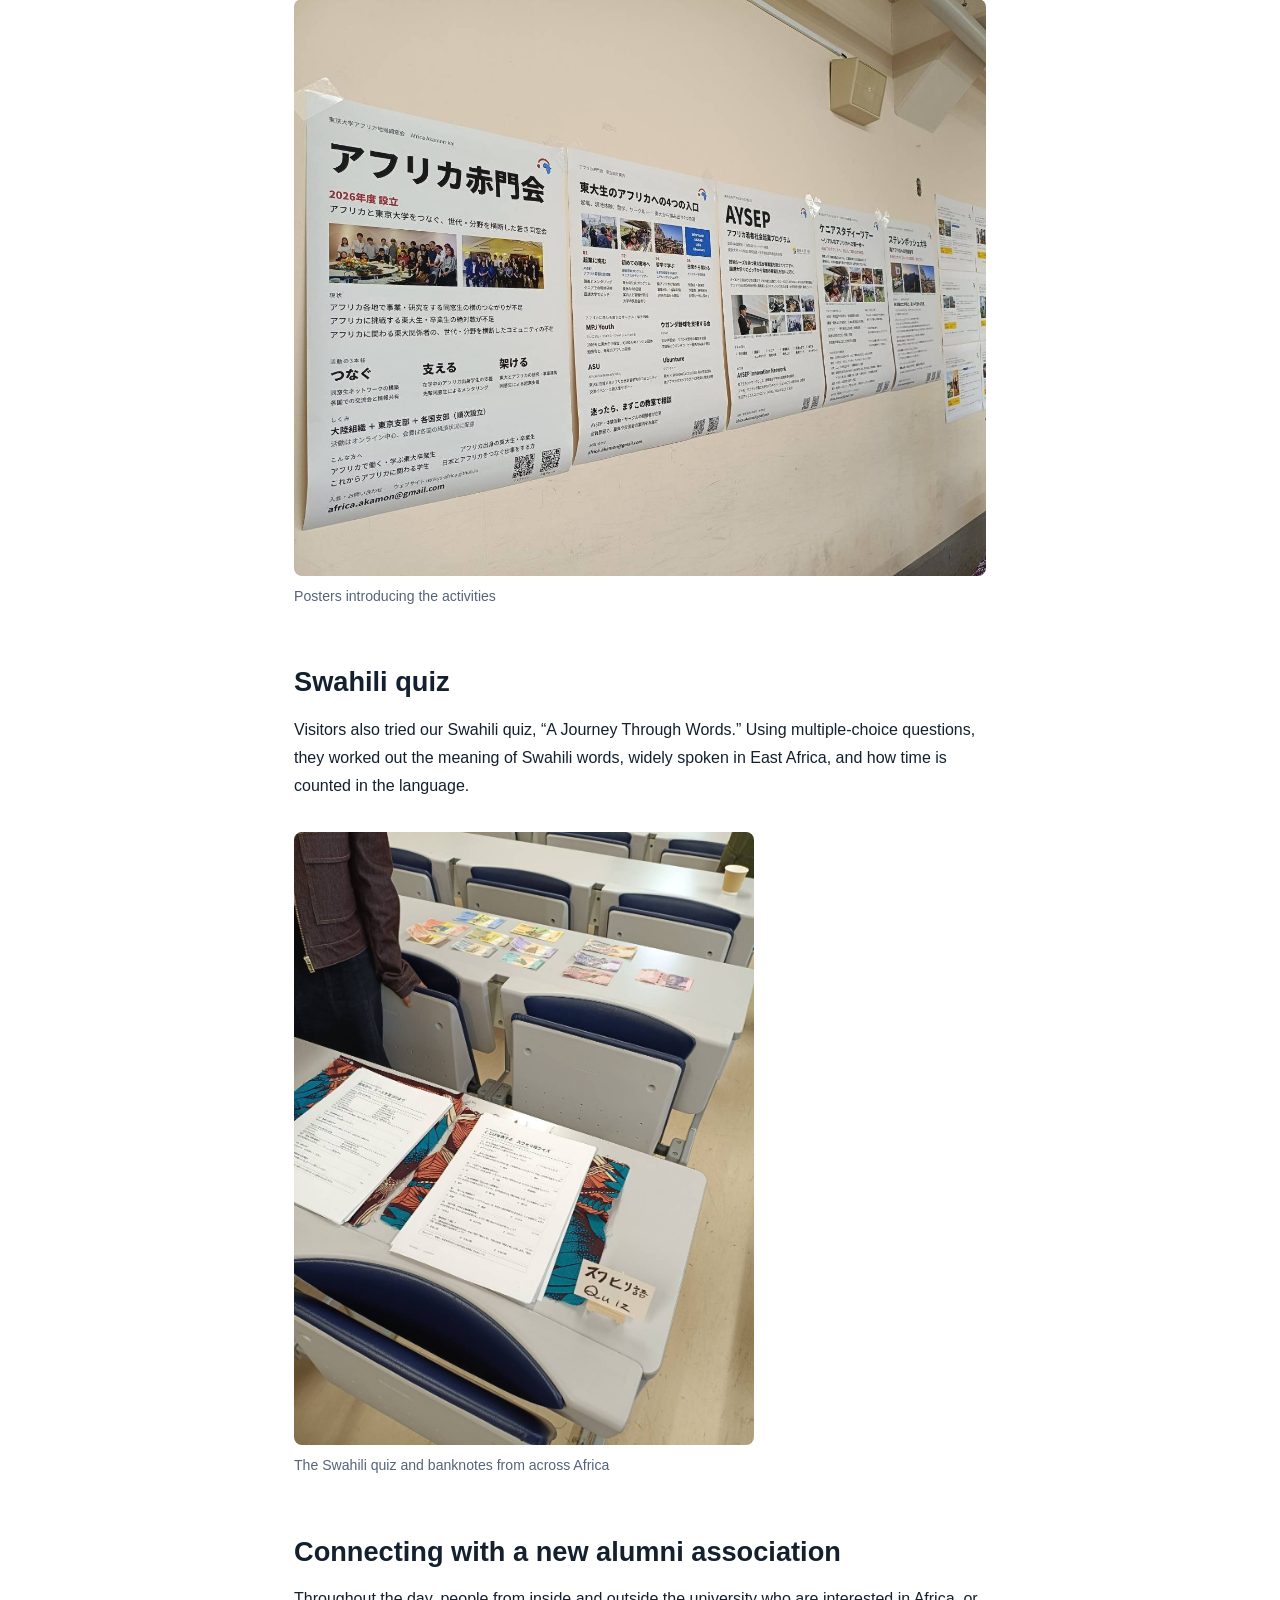
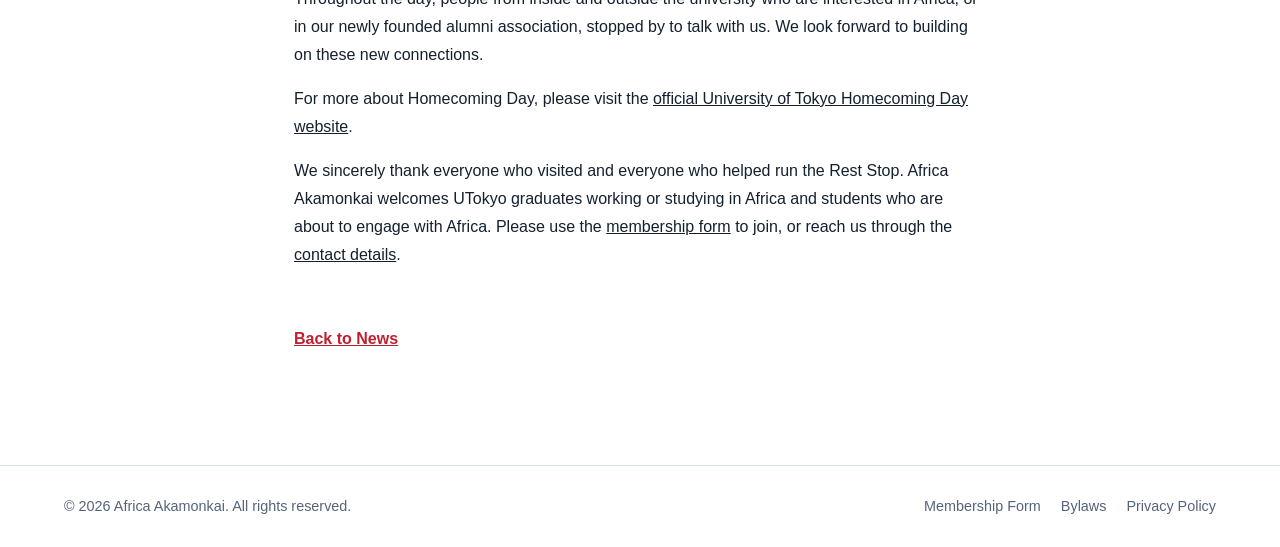
<file: news-2026-10-homecoming.html>
<!DOCTYPE html>
<html lang="en">
<head>
  <meta charset="utf-8">
  <meta name="viewport" content="width=device-width, initial-scale=1">
  <meta name="description" content="On 17 October 2026, Africa Akamonkai opened the Africa Akamonkai Rest Stop in Room 214, Faculty of Law and Letters Building No. 1, Hongo Campus, at the University of Tokyo Homecoming Day.">
  <meta property="og:title" content="Africa Akamonkai Rest Stop at the University of Tokyo Homecoming Day 2026 | Africa Akamonkai">
  <meta property="og:description" content="Kenyan tea, Nigerian chocolate, an introduction to Africa-related activities at UTokyo, and a Swahili quiz.">
  <meta property="og:image" content="https://utokyo-africa.github.io/assets/news/hcd2026-header.jpg">
  <meta property="og:type" content="article">
  <title>Africa Akamonkai Rest Stop at the University of Tokyo Homecoming Day 2026 | Africa Akamonkai</title>
  <link rel="icon" type="image/png" href="assets/favicon.png">
  <link rel="apple-touch-icon" href="assets/og-image.png">
  <link rel="alternate" hreflang="ja" href="ja-news-2026-10-homecoming.html">
  <link rel="stylesheet" href="styles.css">
</head>
<body>
  <header class="site-header">
    <a class="site-logo" href="index.html" aria-label="Africa Akamonkai home">
      <img src="assets/logo-mark.svg" alt="" width="44" height="44">
      <span>Africa Akamonkai</span>
    </a>

    <nav class="site-nav" aria-label="Main navigation">
      <a href="index.html#about">About</a>
      <a href="index.html#mission">Mission</a>
      <a href="index.html#activities">Activities</a>
      <a href="index.html#members">Members</a>
      <a href="index.html#news" aria-current="page">News</a>
      <a href="join.html">Membership Form</a>
      <a href="index.html#contact">Contact</a>
      <a class="language-link" href="ja-news-2026-10-homecoming.html" lang="ja">日本語</a>
    </nav>
  </header>

  <main id="top">
    <article class="section page-section article">
      <figure class="article-hero">
        <img src="assets/news/hcd2026-header.jpg" alt="Boxes of Kenyan tea, chocolate bars and baobab powder on a table covered with African print fabric" width="1800" height="900">
      </figure>
      <header class="article-header">
        <p class="eyebrow">News</p>
        <h1 class="page-title">Africa Akamonkai Rest Stop at the University of Tokyo Homecoming Day 2026</h1>
        <p class="article-meta"><time datetime="2026-10-22">2026-10-22</time></p>
      </header>

      <p class="lead">On Saturday, 17 October 2026, Africa Akamonkai took part in the <a href="https://u-tokyo-hcd.com/" target="_blank" rel="noopener noreferrer">University of Tokyo Homecoming Day</a> for the first time and opened the Africa Akamonkai Rest Stop in Room 214 of the Faculty of Law and Letters Building No. 1 on Hongo Campus. Africa-related programs at UTokyo had taken part individually before, but this was the first time these initiatives exhibited together as one.</p>

      <figure>
        <img src="assets/news/hcd2026-chalkboard.jpg" alt="Chalk drawing on a blackboard reading “Africa Akamonkai Rest Stop” in Japanese, with a map of Africa, Kilimanjaro, a giraffe, elephants, a flamingo and cacao pods" width="1477" height="1108">
        <figcaption>The Rest Stop sign on the blackboard</figcaption>
      </figure>

      <p>We covered the tables with African print fabric and welcomed visitors with a chalk drawing of the African continent, Kilimanjaro, a giraffe and elephants.</p>

      <h2>Kenyan tea and Nigerian chocolate</h2>
      <p>The Rest Stop served Kenyan tea and Nigerian chocolate. The chocolate is bean-to-bar, made in Nigeria from the cacao bean to the finished bar, and is rarely found in Japan.</p>

      <figure class="figure-portrait">
        <img src="assets/news/hcd2026-kenyan-tea.jpg" alt="Boxes of Kenyan tea on African print fabric, with a paper cup of milk tea and a small dish of chocolate" width="1108" height="1477">
        <figcaption>Kenyan tea and Nigerian chocolate</figcaption>
      </figure>

      <p>Visitors were welcome whether or not they ordered anything, and many sat down for a relaxed chat with members. Most of the staff were students and recent graduates, and conversations across generations grew naturally with the visitors.</p>


      <h2>Introducing Africa-related activities at UTokyo</h2>
      <p>Posters on the classroom wall introduced the ways UTokyo students can get involved with Africa.</p>
      <ul class="article-list">
        <li><strong>AYSEP (Africa Youth Social Entrepreneurship Program)</strong>: UTokyo students with business ideas take part in field training and pitches in Kenya</li>
        <li><strong>Kenya Study Tour (Experiential Activity Program)</strong>: an official UTokyo program for students visiting Africa for the first time</li>
        <li><strong>Stellenbosch University through USTEP</strong>: a university-wide exchange to South Africa that began in academic year 2026</li>
        <li><strong>Student groups</strong>: MPJ Youth, UGBAS (a group supporting baseball in Uganda), ASU (African Students at UTokyo) and Ubunture</li>
      </ul>
      <p>Members with experience in these programs and groups were in the room to talk with visitors about how to get involved at any stage. Banknotes from across Africa were also on display.</p>

      <figure>
        <img src="assets/news/hcd2026-posters.jpg" alt="Posters on the classroom wall introducing Africa Akamonkai, four ways for UTokyo students to engage with Africa, AYSEP, the Kenya Study Tour and Stellenbosch University" width="1330" height="1108">
        <figcaption>Posters introducing the activities</figcaption>
      </figure>

      <h2>Swahili quiz</h2>
      <p>Visitors also tried our Swahili quiz, “A Journey Through Words.” Using multiple-choice questions, they worked out the meaning of Swahili words, widely spoken in East Africa, and how time is counted in the language.</p>

      <figure class="figure-portrait">
        <img src="assets/news/hcd2026-swahili-quiz.jpg" alt="Swahili quiz sheets on African print fabric with a handwritten “Swahili Quiz” card, and banknotes from across Africa on the desk behind" width="1108" height="1477">
        <figcaption>The Swahili quiz and banknotes from across Africa</figcaption>
      </figure>

      <h2>Connecting with a new alumni association</h2>
      <p>Throughout the day, people from inside and outside the university who are interested in Africa, or in our newly founded alumni association, stopped by to talk with us. We look forward to building on these new connections.</p>
      <p>For more about Homecoming Day, please visit the <a href="https://u-tokyo-hcd.com/" target="_blank" rel="noopener noreferrer">official University of Tokyo Homecoming Day website</a>.</p>
      <p>We sincerely thank everyone who visited and everyone who helped run the Rest Stop. Africa Akamonkai welcomes UTokyo graduates working or studying in Africa and students who are about to engage with Africa. Please use the <a href="join.html">membership form</a> to join, or reach us through the <a href="index.html#contact">contact details</a>.</p>

      <p class="article-back"><a href="index.html#news">Back to News</a></p>
    </article>
  </main>

  <footer class="site-footer">
    <p>&copy; 2026 Africa Akamonkai. All rights reserved.</p>
    <nav class="footer-links" aria-label="Footer navigation">
      <a href="join.html">Membership Form</a>
      <a href="bylaws.html">Bylaws</a>
      <a href="privacy.html">Privacy Policy</a>
    </nav>
  </footer>
</body>
</html>
</file>
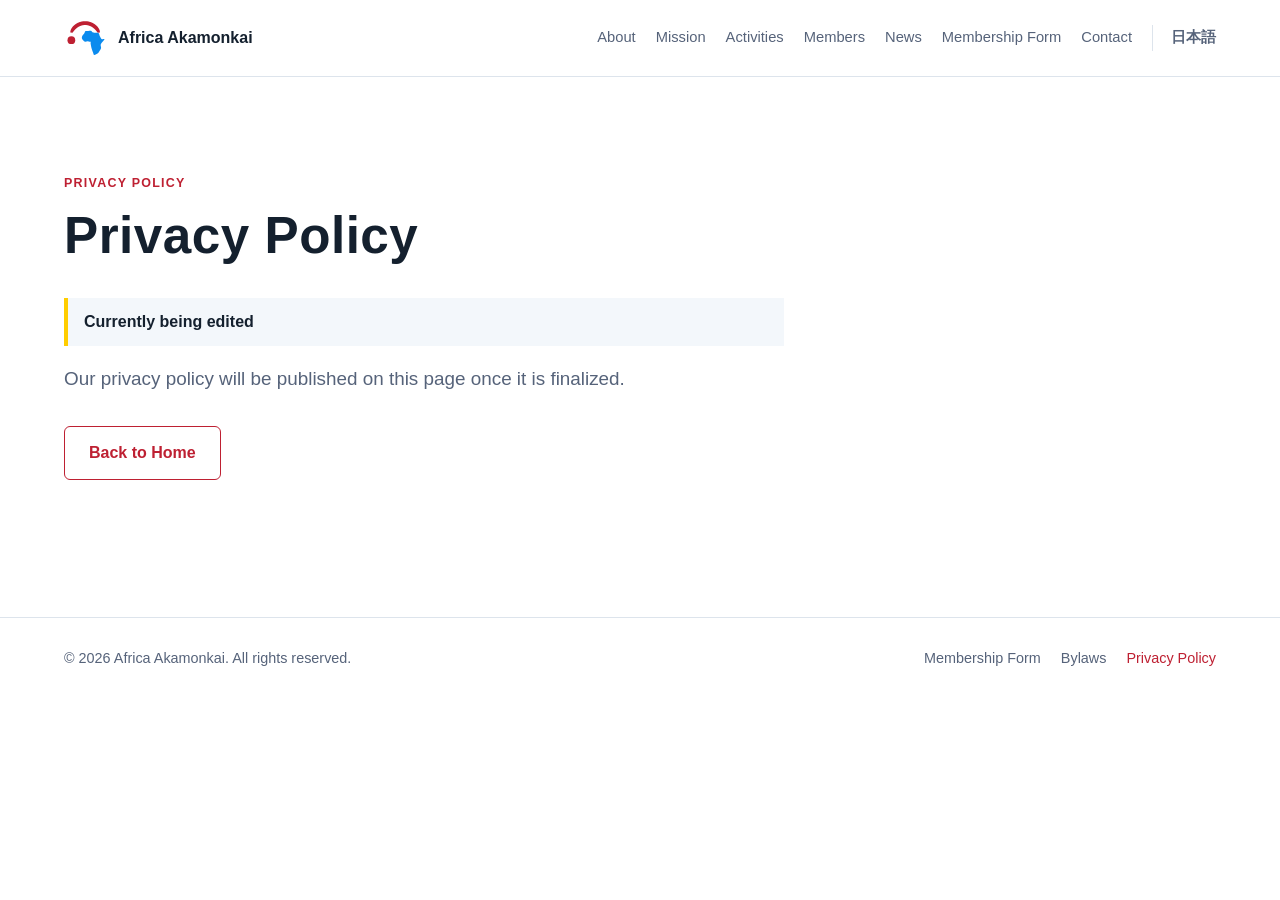
<file: privacy.html>
<!DOCTYPE html>
<html lang="en">
<head>
  <meta charset="utf-8">
  <meta name="viewport" content="width=device-width, initial-scale=1">
  <meta name="description" content="The privacy policy of Africa Akamonkai. This page is currently being edited.">
  <meta property="og:title" content="Privacy Policy | Africa Akamonkai">
  <meta property="og:description" content="The privacy policy of Africa Akamonkai. This page is currently being edited.">
  <meta property="og:image" content="https://utokyo-africa.github.io/assets/og-image.png">
  <meta property="og:type" content="website">
  <title>Privacy Policy | Africa Akamonkai</title>
  <link rel="icon" type="image/png" href="assets/favicon.png">
  <link rel="apple-touch-icon" href="assets/og-image.png">
  <link rel="alternate" hreflang="ja" href="ja-privacy.html">
  <link rel="stylesheet" href="styles.css">
</head>
<body>
  <header class="site-header">
    <a class="site-logo" href="index.html" aria-label="Africa Akamonkai home">
      <img src="assets/logo-mark.svg" alt="" width="44" height="44">
      <span>Africa Akamonkai</span>
    </a>

    <nav class="site-nav" aria-label="Main navigation">
      <a href="index.html#about">About</a>
      <a href="index.html#mission">Mission</a>
      <a href="index.html#activities">Activities</a>
      <a href="index.html#members">Members</a>
      <a href="index.html#news">News</a>
      <a href="join.html">Membership Form</a>
      <a href="index.html#contact">Contact</a>
      <a class="language-link" href="ja-privacy.html" lang="ja">日本語</a>
    </nav>
  </header>

  <main id="top">
    <section class="section page-section">
      <div class="section-heading">
        <p class="eyebrow">Privacy Policy</p>
        <h1 class="page-title">Privacy Policy</h1>
      </div>
      <p class="status-note">Currently being edited</p>
      <p class="lead">Our privacy policy will be published on this page once it is finalized.</p>
      <a class="button button-outline" href="index.html">Back to Home</a>
    </section>
  </main>

  <footer class="site-footer">
    <p>&copy; 2026 Africa Akamonkai. All rights reserved.</p>
    <nav class="footer-links" aria-label="Footer navigation">
      <a href="join.html">Membership Form</a>
      <a href="bylaws.html">Bylaws</a>
      <a href="privacy.html" aria-current="page">Privacy Policy</a>
    </nav>
  </footer>
</body>
</html>
</file>
<file: styles.css>
:root {
  /* Logo palette: Akamon red + UTokyo Blue / Yellow */
  --red: #be2032;
  --red-dark: #9c1a29;
  --blue: #0b8bee;
  --blue-ink: #0a5fa8;
  --yellow: #ffcd00;
  --ink: #14202e;
  --muted: #56637a;
  --paper: #ffffff;
  --soft: #f3f7fb;
  --line: #dde4ec;
  --white: #ffffff;
}

* {
  box-sizing: border-box;
}

html {
  scroll-behavior: smooth;
}

body {
  margin: 0;
  color: var(--ink);
  background: var(--paper);
  font-family: "Helvetica Neue", Arial, "Hiragino Sans", "Hiragino Kaku Gothic ProN", "Yu Gothic", "Noto Sans JP", Meiryo, sans-serif;
  line-height: 1.75;
}

a {
  color: inherit;
}

a:focus-visible,
button:focus-visible {
  outline: 3px solid rgba(11, 139, 238, 0.45);
  outline-offset: 4px;
}

.site-header {
  display: flex;
  align-items: center;
  justify-content: space-between;
  gap: 24px;
  padding: 16px clamp(20px, 5vw, 72px);
  border-bottom: 1px solid var(--line);
  background: var(--paper);
}

.site-logo {
  display: inline-flex;
  align-items: center;
  gap: 10px;
  color: var(--ink);
  font-size: 1rem;
  font-weight: 700;
  line-height: 1.2;
  text-decoration: none;
}

.site-logo img {
  display: block;
  width: 44px;
  height: 44px;
}

.site-nav {
  display: flex;
  flex-wrap: wrap;
  justify-content: flex-end;
  gap: 10px 20px;
  color: var(--muted);
  font-size: 0.92rem;
}

.site-nav a {
  text-decoration: none;
}

.site-nav a:hover,
.site-nav a[aria-current="page"] {
  color: var(--red);
}

.language-link {
  padding-left: 18px;
  border-left: 1px solid var(--line);
  font-weight: 700;
}

.section {
  padding: clamp(56px, 8vw, 96px) clamp(20px, 5vw, 72px);
}

.hero {
  display: grid;
  grid-template-columns: minmax(0, 1.1fr) minmax(240px, 0.6fr);
  gap: clamp(32px, 6vw, 84px);
  align-items: center;
  border-bottom: 1px solid var(--line);
}

.hero-content {
  max-width: 760px;
}

.hero-mark img {
  display: block;
  width: 100%;
  max-width: 420px;
  height: auto;
  margin: 0 auto;
}

.eyebrow {
  margin: 0 0 10px;
  color: var(--red);
  font-size: 0.78rem;
  font-weight: 700;
  letter-spacing: 0.1em;
  text-transform: uppercase;
}

h1,
h2,
h3,
p {
  margin-top: 0;
}

h1,
h2,
h3 {
  word-break: auto-phrase;
}

h1 {
  margin-bottom: 20px;
  font-size: clamp(2.4rem, 6vw, 4.4rem);
  line-height: 1.15;
  letter-spacing: 0.01em;
}

h2 {
  margin-bottom: 16px;
  font-size: clamp(1.6rem, 3vw, 2.3rem);
  line-height: 1.3;
}

h3 {
  margin-bottom: 8px;
  font-size: 1.12rem;
  line-height: 1.4;
}

.hero-text,
.lead,
.subtitle {
  max-width: 720px;
  color: var(--muted);
  font-size: clamp(1.02rem, 1.6vw, 1.18rem);
}

.subtitle {
  margin-bottom: 14px;
  color: var(--blue-ink);
  font-weight: 700;
}

.button {
  display: inline-flex;
  min-height: 48px;
  align-items: center;
  justify-content: center;
  margin-top: 12px;
  padding: 12px 24px;
  border-radius: 6px;
  color: var(--white);
  background: var(--red);
  font-weight: 700;
  text-decoration: none;
}

.button:hover {
  background: var(--red-dark);
}

.hero-actions {
  display: flex;
  flex-wrap: wrap;
  gap: 12px;
}

.button-outline {
  border: 1px solid var(--red);
  color: var(--red);
  background: var(--white);
}

.button-outline:hover {
  color: var(--white);
}

.section-heading {
  max-width: 760px;
  margin-bottom: 32px;
}

.tinted {
  background: var(--soft);
}

.card-grid {
  display: grid;
  grid-template-columns: repeat(auto-fit, minmax(220px, 1fr));
  gap: 28px 32px;
}

.card,
.member-card {
  padding-top: 16px;
  border-top: 2px solid var(--ink);
}

.card p,
.member-card p,
.news-item p {
  margin-bottom: 0;
  color: var(--muted);
}

.note {
  margin: 24px 0 0;
  color: var(--muted);
  font-size: 0.9rem;
}

.activity-list {
  display: grid;
  gap: 0;
  max-width: 860px;
  margin: 0;
  padding: 0;
  border-top: 1px solid var(--line);
  list-style: none;
}

.activity-list li {
  display: grid;
  grid-template-columns: 11em minmax(0, 1fr);
  gap: 16px;
  padding: 16px 0;
  border-bottom: 1px solid var(--line);
}

.activity-list strong {
  color: var(--ink);
}

.activity-list span {
  color: var(--muted);
}

.role {
  color: var(--blue-ink);
  font-size: 0.9rem;
  font-weight: 700;
}

.member-feature {
  display: grid;
  grid-template-columns: 200px minmax(0, 1fr);
  gap: 28px;
  align-items: start;
  max-width: 860px;
  margin-bottom: 40px;
}

.member-feature img {
  display: block;
  width: 100%;
  height: auto;
  border-radius: 8px;
}

.member-feature h3 {
  margin-bottom: 4px;
  font-size: 1.3rem;
}

.member-feature p {
  margin-bottom: 10px;
  color: var(--muted);
}

.member-feature .role {
  margin-bottom: 2px;
  color: var(--blue-ink);
}

.member-feature .affiliation {
  color: var(--ink);
  font-size: 0.92rem;
}

.news-list {
  display: grid;
  gap: 16px;
  max-width: 860px;
}

.news-item {
  display: grid;
  grid-template-columns: 220px minmax(0, 1fr);
  gap: 24px;
  align-items: start;
  padding-top: 16px;
  border-top: 2px solid var(--ink);
}

.news-thumb img {
  display: block;
  width: 100%;
  aspect-ratio: 4 / 3;
  height: auto;
  object-fit: cover;
  border-radius: 8px;
}

.news-item h3 a {
  color: var(--ink);
  text-decoration: none;
}

.news-item h3 a:hover {
  color: var(--red);
}

.article {
  max-width: 820px;
  margin: 0 auto;
}

.article-header {
  margin-bottom: 28px;
}

.article .article-hero {
  margin: 0 0 36px;
}

.article-meta {
  margin: 0;
  color: var(--blue-ink);
  font-size: 0.9rem;
  font-weight: 700;
}

.article h2 {
  margin-top: 56px;
  font-size: clamp(1.35rem, 2.4vw, 1.7rem);
}

.article p,
.article-list {
  color: var(--ink);
}

.article .lead {
  color: var(--muted);
}

.article-list {
  padding-left: 1.2em;
}

.article-list li {
  margin-bottom: 8px;
}

.article figure {
  margin: 32px 0;
}

.article figure img {
  display: block;
  width: 100%;
  height: auto;
  border-radius: 8px;
}

.article .figure-portrait img {
  max-width: 460px;
}

.article figcaption {
  margin-top: 8px;
  color: var(--muted);
  font-size: 0.88rem;
}

.article-back {
  margin-top: 56px;
  font-weight: 700;
}

.article-back a {
  color: var(--red);
}

.news-item time {
  display: block;
  margin-bottom: 6px;
  color: var(--blue-ink);
  font-size: 0.86rem;
  font-weight: 700;
}

.news-item a {
  color: var(--blue-ink);
}

.contact-section {
  background: var(--ink);
  color: var(--white);
}

.contact-section .eyebrow {
  color: var(--yellow);
}

.contact-section .lead,
.contact-list p {
  color: #c9d6e6;
}

.contact-list p {
  margin-bottom: 10px;
}

.contact-list a {
  color: var(--white);
}

.site-footer {
  display: flex;
  flex-wrap: wrap;
  align-items: center;
  justify-content: space-between;
  gap: 12px 24px;
  padding: 28px clamp(20px, 5vw, 72px);
  border-top: 1px solid var(--line);
  color: var(--muted);
  background: var(--paper);
  font-size: 0.9rem;
}

.site-footer p {
  margin: 0;
}

.footer-links {
  display: flex;
  flex-wrap: wrap;
  gap: 8px 20px;
}

.footer-links a {
  text-decoration: none;
}

.footer-links a:hover,
.footer-links a[aria-current="page"] {
  color: var(--red);
}

.page-section {
  min-height: 60vh;
}

.page-title {
  margin-bottom: 16px;
  font-size: clamp(2rem, 4.5vw, 3.2rem);
  line-height: 1.2;
}

.status-note {
  max-width: 720px;
  margin-bottom: 16px;
  padding: 10px 16px;
  border-left: 4px solid var(--yellow);
  background: var(--soft);
  font-weight: 700;
}

.form-grid {
  display: grid;
  grid-template-columns: repeat(2, minmax(0, 1fr));
  gap: 28px 32px;
  max-width: 860px;
}

.form-card {
  display: flex;
  flex-direction: column;
  align-items: flex-start;
}

.form-card-title {
  margin-bottom: 4px;
  font-size: 1.3rem;
}

.form-card p {
  margin-bottom: 8px;
}

.form-card .button {
  margin-top: auto;
}

@media (max-width: 900px) {
  .site-header {
    align-items: flex-start;
    flex-direction: column;
  }

  .site-nav {
    justify-content: flex-start;
  }

  .hero {
    grid-template-columns: 1fr;
  }

  .hero-mark {
    order: -1;
  }

  .hero-mark img {
    max-width: 220px;
    margin: 0;
  }

  .form-grid {
    grid-template-columns: 1fr;
  }
}

@media (max-width: 560px) {
  .section {
    padding: 48px 18px;
  }

  .site-header {
    padding: 16px 18px;
  }

  .site-nav {
    gap: 8px 14px;
    font-size: 0.88rem;
  }

  .member-feature {
    grid-template-columns: 1fr;
    gap: 18px;
  }

  .member-feature img {
    max-width: 200px;
  }

  .activity-list li {
    grid-template-columns: 1fr;
    gap: 4px;
  }

  .news-item {
    grid-template-columns: 1fr;
    gap: 14px;
  }
}
</file>
